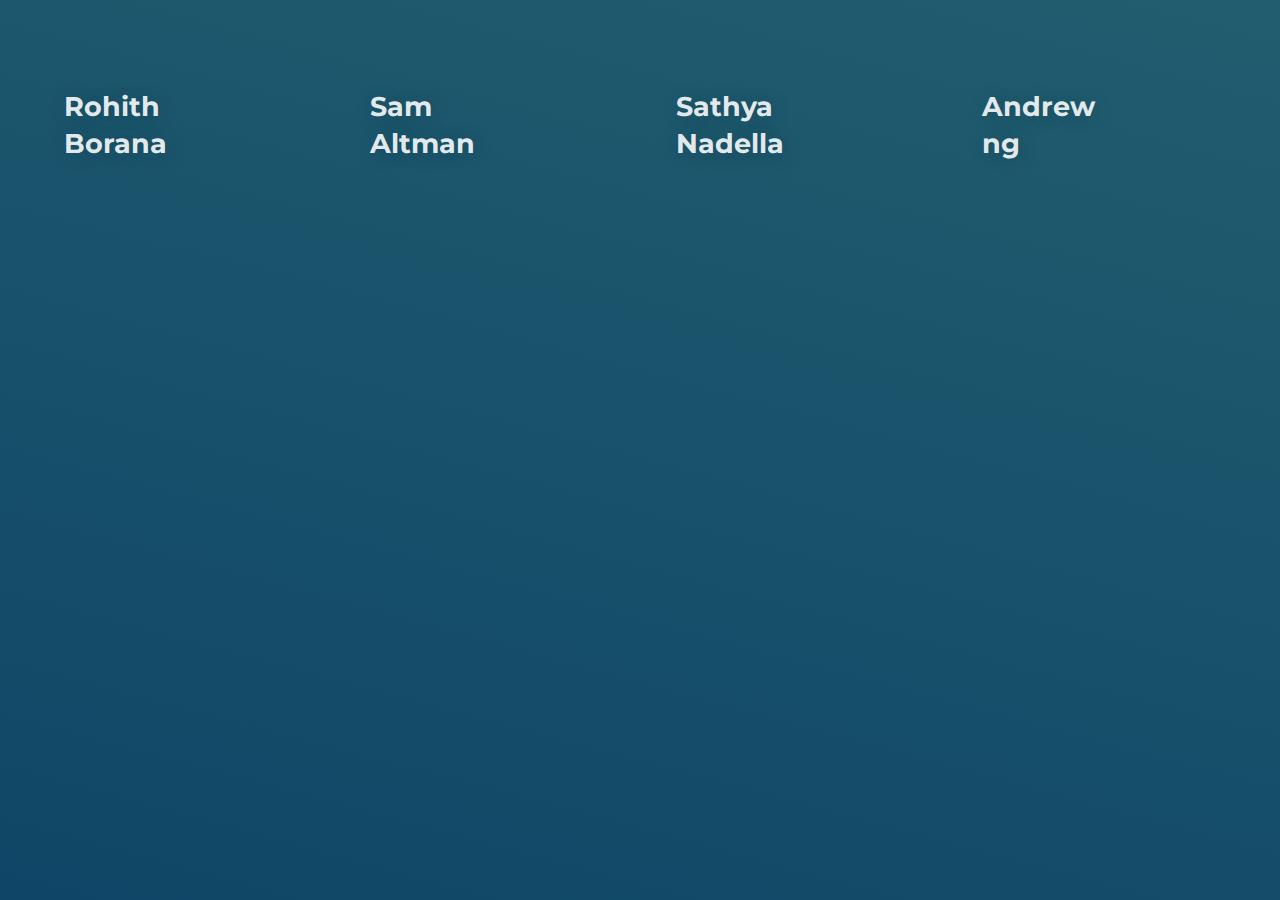
<file: coord.html>
<!DOCTYPE html>
<html lang="en">
<head>
  <meta charset="UTF-8">
  <meta name="viewport" content="width=device-width, initial-scale=1.0">
  <link href="https://fonts.googleapis.com/css?family=Montserrat:400,700" rel="stylesheet">
  <link rel="stylesheet" href="coord.css">
  <title>chapter coordinators</title>
</head>
<body>

<section class="hero-section">
  <div class="card-grid">
    <a class="card" href="#">
      <div class="card__background" style="background-image:url(https://media.licdn.com/dms/image/D5603AQGOhv6_MisgVQ/profile-displayphoto-shrink_400_400/0/1683656050698?e=1712793600&v=beta&t=XFov41sEhCjDzx9CnnvbQZXRy1w3QqycucoFOXFI7WU)"></div>
      <div class="card__content">
       
        <h3 class="card__heading">Rohith Borana</h3>
        
      </div>
    </a>
    <a class="card" href="#">
      <div class="card__background" style="background-image: url(https://executivedigest.sapo.pt/wp-content/uploads/2021/06/60db39cf3436b.jpg)"></div>
      <div class="card__content">
        
        <h3 class="card__heading">Sam Altman</h3>
      </div>
    </a>
    <a class="card" href="#">
      <div class="card__background" style="background-image: url(https://media.wired.com/photos/5cd03fc84ef5ad318eea3885/master/w_2560%2Cc_limit/microsoft-3590.jpg)"></div>
      <div class="card__content">
       
        <h3 class="card__heading">Sathya Nadella</h3>
      </div>
    </a>
    <a class="card" href="#">
      <div class="card__background" style="background-image: url(https://bosch-connected-world.com/wp-content/uploads/Ng_Andrew-1100x630.png)"></div>
      <div class="card__content">
        
        <h3 class="card__heading">Andrew ng</h3>
      </div>
    </a>
  </div>
</section>

</body>
</html>
</file>
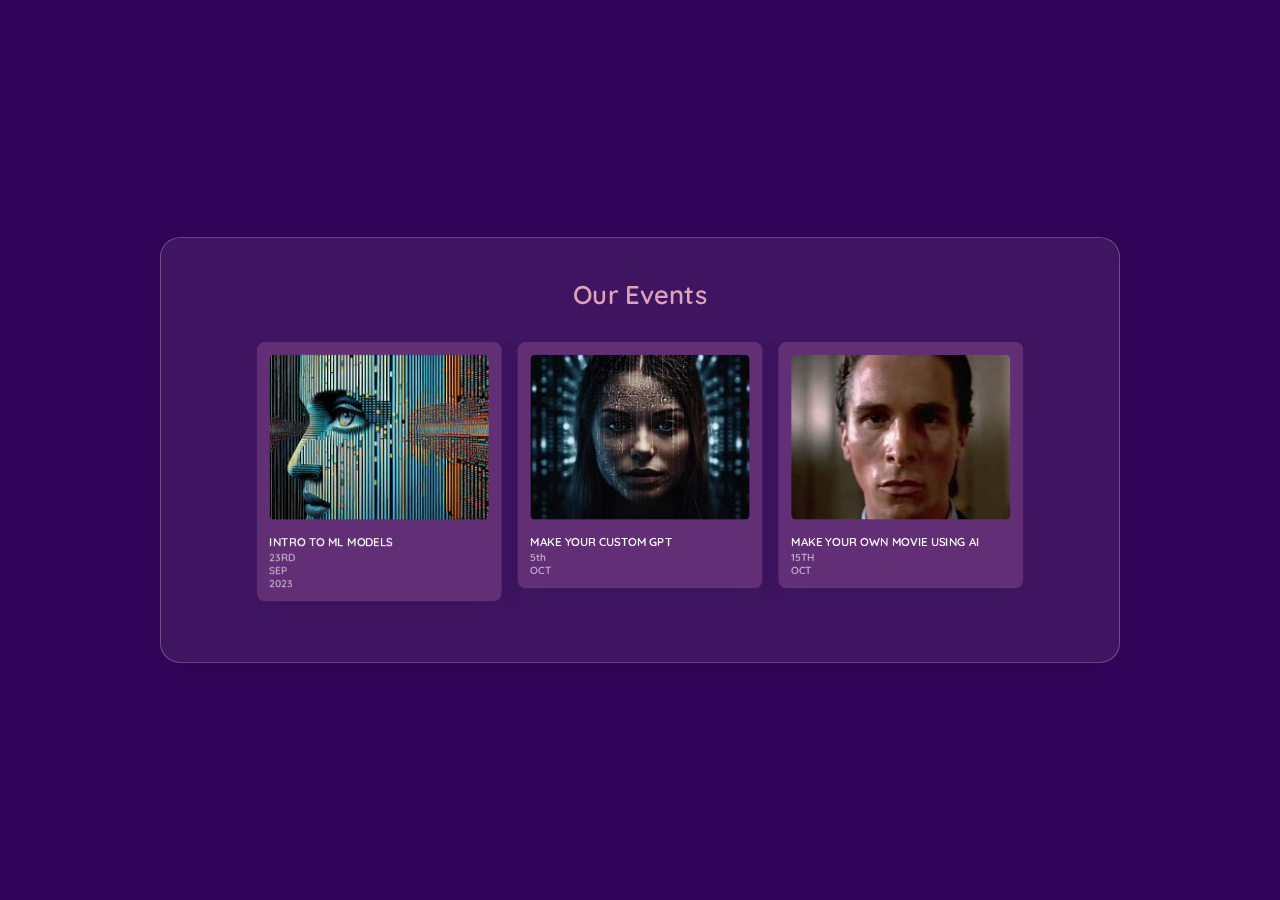
<file: eventdisp.html>
<!DOCTYPE html>
<html lang="en">
<head>
    <meta name="viewport" content="width=device-width, initial-scale=1.0">
    <title>eventdisp</title>
    <link rel="stylesheet" href="eventdisp.css">
    <link rel="stylesheet" href="https://unpkg.com/swiper/swiper-bundle.min.css" />
</head>
<body>
    <section>
      <div class="recipe-container">
        <h1>Our Events</h1>
        <div class="swiper">
          <div class="swiper-wrapper">
            <div class="swiper-slide post">
              <img
                class="post-img"
                src="event1.jpg"
                alt="recipe" />

              <div class="post-body">
                
                <div class="post-detail">
                  <h2 class="post-name">INTRO TO ML MODELS</h2>
                  <p class="post-author">23RD SEP 2023</p>
                </div>

                <div class="post-actions">
                  <a class="post-like" href="javascript:void(0)"
                    ><i class="fas fa-heart"></i
                  ></a>
                  <button
                    class="post-actions-controller"
                    data-target="post1"
                    aria-controls="post-actions-content"
                    aria-expanded="false">
                    <i class="fa-solid fa-ellipsis fa-2xl"></i>
                  </button>
                  <div
                    class="post-actions-content"
                    id="post1"
                    data-visible="false"
                    aria-hidden="true">
                    <ul role="list" class="grid-flow" data-spacing="small">
                      <li>
                        <a class="post-actions-link" href="javascript:void(0)">
                          <i class="fa-solid fa-folder-open"></i>
                          <span>Add to Collection</span>
                        </a>
                      </li>
                      <li>
                        <a class="post-actions-link" href="javascript:void(0)">
                          <i class="fa-solid fa-eye"></i>
                          <span>Show the Recipe</span>
                        </a>
                      </li>
                      <li>
                        <a class="post-actions-link" href="javascript:void(0)">
                          <i class="fa-solid fa-user-plus"></i>
                          <span>Follow the User</span>
                        </a>
                      </li>
                    </ul>
                  </div>
                </div>
              </div>
            </div>

            <div class="swiper-slide post">
              <img class="post-img" src="event2.jpg" alt="recipe" />

              <div class="post-body">
                <div class="post-detail">
                  <h2 class="post-name">MAKE YOUR CUSTOM GPT</h2>
                  <p class="post-author">5th OCT</p>
                </div>

                <div class="post-actions">
                  <a class="post-like" href="javascript:void(0)"
                    ><i class="fas fa-heart"></i
                  ></a>
                  <button
                    class="post-actions-controller"
                    data-target="post2"
                    aria-controls="post-actions-content"
                    aria-expanded="false">
                    <i class="fa-solid fa-ellipsis fa-2xl"></i>
                  </button>
                  <div
                    class="post-actions-content"
                    id="post2"
                    data-visible="false"
                    aria-hidden="true">
                    <ul role="list" class="grid-flow" data-spacing="small">
                      <li>
                        <a class="post-actions-link" href="javascript:void(0)">
                          <i class="fa-solid fa-folder-open"></i>
                          <span>Add to Collection</span>
                        </a>
                      </li>
                      <li>
                        <a class="post-actions-link" href="javascript:void(0)">
                          <i class="fa-solid fa-eye"></i>
                          <span>Show the Recipe</span>
                        </a>
                      </li>
                      <li>
                        <a class="post-actions-link" href="javascript:void(0)">
                          <i class="fa-solid fa-user-plus"></i>
                          <span>Follow the User</span>
                        </a>
                      </li>
                    </ul>
                  </div>
                </div>
              </div>
            </div>

            <div class="swiper-slide post">
              <img class="post-img" src="event3.jpg" alt="recipe" />

              <div class="post-body">
                <div class="post-detail">
                  <h2 class="post-name">MAKE YOUR OWN MOVIE USING AI</h2>
                  <p class="post-author">15TH OCT</p>
                </div>

                <div class="post-actions">
                  <a class="post-like" href="javascript:void(0)"
                    ><i class="fas fa-heart"></i
                  ></a>
                  <button
                    class="post-actions-controller"
                    data-target="post3"
                    aria-controls="post-actions-content"
                    aria-expanded="false">
                    <i class="fa-solid fa-ellipsis fa-2xl"></i>
                  </button>
                  <div
                    class="post-actions-content"
                    id="post3"
                    data-visible="false"
                    aria-hidden="true">
                    <ul role="list" class="grid-flow" data-spacing="small">
                      <li>
                        <a class="post-actions-link" href="javascript:void(0)">
                          <i class="fa-solid fa-folder-open"></i>
                          <span>Add to Collection</span>
                        </a>
                      </li>
                      <li>
                        <a class="post-actions-link" href="javascript:void(0)">
                          <i class="fa-solid fa-eye"></i>
                          <span>Show the Recipe</span>
                        </a>
                      </li>
                      <li>
                        <a class="post-actions-link" href="javascript:void(0)">
                          <i class="fa-solid fa-user-plus"></i>
                          <span>Follow the User</span>
                        </a>
                      </li>
                    </ul>
                  </div>
                </div>
              </div>
            </div>

            <div class="swiper-slide post">
              <img
                class="post-img"
                src="event4.jpg"
                alt="recipe" />

              <div class="post-body">
                
                <div class="post-detail">
                  <h2 class="post-name">AI ETHICS AND BIAS IN ML</h2>
                  <p class="post-author">28th SEP</p>
                </div>

                <div class="post-actions">
                  <a class="post-like" href="javascript:void(0)"
                    ><i class="fas fa-heart"></i
                  ></a>
                  <button
                    class="post-actions-controller"
                    data-target="post4"
                    aria-controls="post-actions-content"
                    aria-expanded="false">
                    <i class="fa-solid fa-ellipsis fa-2xl"></i>
                  </button>
                  <div
                    class="post-actions-content"
                    id="post4"
                    data-visible="false"
                    aria-hidden="true">
                    <ul role="list" class="grid-flow" data-spacing="small">
                      <li>
                        <a class="post-actions-link" href="javascript:void(0)">
                          <i class="fa-solid fa-folder-open"></i>
                          <span>Add to Collection</span>
                        </a>
                      </li>
                      <li>
                        <a class="post-actions-link" href="javascript:void(0)">
                          <i class="fa-solid fa-eye"></i>
                          <span>Show the Recipe</span>
                        </a>
                      </li>
                      <li>
                        <a class="post-actions-link" href="javascript:void(0)">
                          <i class="fa-solid fa-user-plus"></i>
                          <span>Follow the User</span>
                        </a>
                      </li>
                    </ul>
                  </div>
                </div>
              </div>
            </div>

            <div class="swiper-slide post">
              <img class="post-img" src="event5..jpg" alt="recipe" />

              <div class="post-body">
              
                <div class="post-detail">
                  <h2 class="post-name">TENSORFLOW 101</h2>
                  <p class="post-author">3RD NOV</p>
                </div>

                <div class="post-actions">
                  <a class="post-like" href="javascript:void(0)"
                    ><i class="fas fa-heart"></i
                  ></a>
                  <button
                    class="post-actions-controller"
                    data-target="post5"
                    aria-controls="post-actions-content"
                    aria-expanded="false">
                    <i class="fa-solid fa-ellipsis fa-2xl"></i>
                  </button>
                  <div
                    class="post-actions-content"
                    id="post5"
                    data-visible="false"
                    aria-hidden="true">
                    <ul role="list" class="grid-flow" data-spacing="small">
                      <li>
                        <a class="post-actions-link" href="javascript:void(0)">
                          <i class="fa-solid fa-folder-open"></i>
                          <span>Add to Collection</span>
                        </a>
                      </li>
                      <li>
                        <a class="post-actions-link" href="javascript:void(0)">
                          <i class="fa-solid fa-eye"></i>
                          <span>Show the Recipe</span>
                        </a>
                      </li>
                      <li>
                        <a class="post-actions-link" href="javascript:void(0)">
                          <i class="fa-solid fa-user-plus"></i>
                          <span>Follow the User</span>
                        </a>
                      </li>
                    </ul>
                  </div>
                </div>
              </div>
            </div>

            
<button class="learn-more-button" onclick="redirectToEvents()">Learn More</button>

      </div>
    </section>
    <script>
        function redirectToEvents() {
          window.open('events.html', '_blank');
        }
      </script>
    
  </body>
  <script src="https://unpkg.com/swiper/swiper-bundle.min.js"></script>
  <script src="eventdisp.js"></script>
</html>
</file>
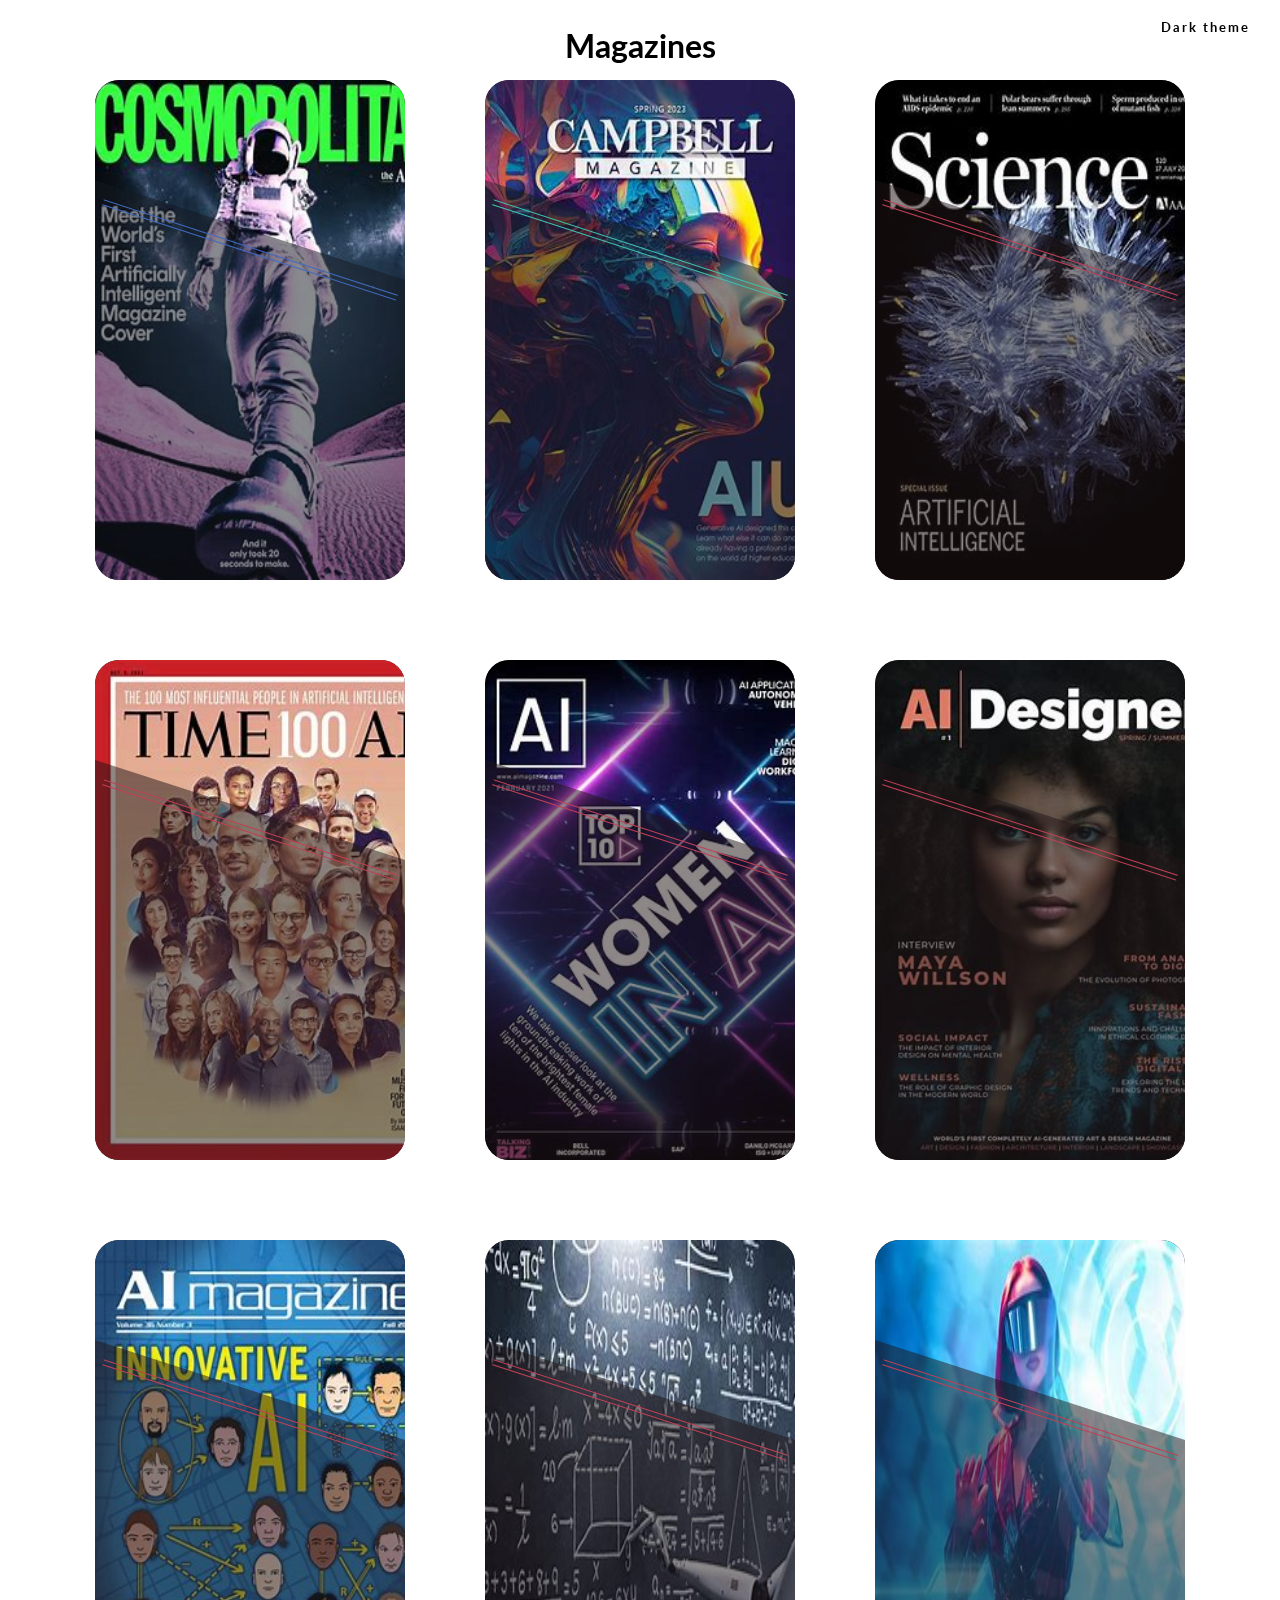
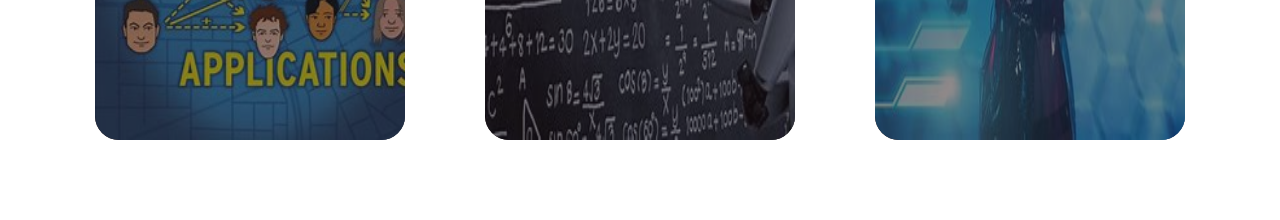
<file: magazine.html>
<!DOCTYPE html>
<html lang="en">
<head>
  
    <meta charset="UTF-8">
    <meta name="viewport" content="width=device-width, initial-scale=1.0">
    <title>AIHUB</title>
   
    <style>
       .container {
      position: fixed;
      top: 10px;
      right: 10px;
    }
    h1 {
    position: fixed;
    top: 5%;
    left: 50%;
    transform: translate(-50%, -50%);
    margin: 0;
}


    
    
        
    </style>
     
     <script src="magazine.js" defer></script>
     <link rel="stylesheet" href="magazine.css">
</head> 
<body>
    <h1>Magazines</h1>
    
  
  <div class="container">
  <button  onclick="toggleMode()
  " >Dark theme</button>
  </div>

  
  

    <!-- flip-card-container 1 -->
    <div class="flip-card-container" style="--hue: 220">
        <div class="flip-card">
            <div class="card-front">
                <figure>
                    <div class="img-bg"></div>
                    <img src="mag1.jpeg" alt="Magazine1_name" height="500" width="350">
                   <!-- <figcaption>Magazine1_name</figcaption> -->
                </figure>
                <ul><!--
                    <li>Detail 1</li>
                    <li>Detail 2</li>
                -->
                </ul>
            </div>
            <div class="card-back">
                <figure>
                    <div class="img-bg"></div>
                    <img src="mag1.jpeg" alt="Magazine1_name" height="500" width="350">
                </figure>
                <a href="./Magzine1.pdf" download class="download-btn" id="download-btn">
                  <button>
                    <div>
                      <span>Download</span>
                    </div>
                  </button>
                </a> 
                
                <div class="design-container">
                    <span class="design design--1"></span>
                    <span class="design design--2"></span>
                    <span class="design design--3"></span>
                    <span class="design design--4"></span>
                    <span class="design design--5"></span>
                    <span class="design design--6"></span>
                    <span class="design design--7"></span>
                    <span class="design design--8"></span>
                </div>
            </div>
        </div>
    </div>
    <!-- /flip-card-container 1 -->

    <!-- flip-card-container 2 -->
    <div class="flip-card-container" style="--hue: 170">
        <div class="flip-card">
            <div class="card-front">
                <figure>
                    <div class="img-bg"></div>
                    <img src="mag2.jpeg" alt="Image 2" height="500" width="350">
                   
                </figure>
                
            </div>
            <div class="card-back">
                <figure>
                    <div class="img-bg"></div>
                    <img src="mag2.jpeg" alt="image-2" height="500" width="350">
                </figure>
                <a href="./magazine2.pdf" download class="download-btn" id="download-btn">
                  <button>
                    <div>
                      <span>Download</span>
                    </div>
                  </button>
                </a> 
                <div class="design-container">
                    <span class="design design--1"></span>
                    <span class="design design--2"></span>
                    <span class="design design--3"></span>
                    <span class="design design--4"></span>
                    <span class="design design--5"></span>
                    <span class="design design--6"></span>
                    <span class="design design--7"></span>
                    <span class="design design--8"></span>
                </div>
            </div>
        </div>
    </div>
    <!-- /flip-card-container 2 -->

    <!-- flip-card-container 3 -->
    <div class="flip-card-container" style="--hue: 350">
        <div class="flip-card">
            <div class="card-front">
                <figure>
                    <div class="img-bg"></div>
                    <img src="mag3.jpeg" alt="Brohm Lake" height="500" width="350">
                    
                </figure>
                
            </div>
            <div class="card-back">
                
                <figure>
                    <div class="img-bg"></div>
                    <img src="mag3.jpeg" alt="Brohm Lake" height="500" width="350">
                </figure>
                <a href="./magazine3.pdf" download class="download-btn" id="download-btn">
                  <button>
                    <div>
                      <span>Download</span>
                    </div>
                  </button>
                </a> 
                
                <div class="design-container">
                    <span class="design design--1"></span>
                    <span class="design design--2"></span>
                    <span class="design design--3"></span>
                    <span class="design design--4"></span>
                    <span class="design design--5"></span>
                    <span class="design design--6"></span>
                    <span class="design design--7"></span>
                    <span class="design design--8"></span>
                </div>
            </div>
        </div>
    </div>
    <!-- flip-card-container 3 -->

    <!-- flip-card-container 4 -->
    <div class="flip-card-container" style="--hue: 350">
      <div class="flip-card">
          <div class="card-front">
              <figure>
                  <div class="img-bg"></div>
                  <img src="mag4.jpeg"Brohm Lake" height="500" width="350">
                  
              </figure>
              
          </div>
          <div class="card-back">
             
              <figure>
                  <div class="img-bg"></div>
                  <img src="mag4.jpeg" alt="Brohm Lake" height="500" width="350">
              </figure>
              <a href="./Magazine4.pdf" download class="download-btn" id="download-btn">
                <button>
                  <div>
                    <span>Download</span>
                  </div>
                </button>
              </a> 
              
              <div class="design-container">
                  <span class="design design--1"></span>
                  <span class="design design--2"></span>
                  <span class="design design--3"></span>
                  <span class="design design--4"></span>
                  <span class="design design--5"></span>
                  <span class="design design--6"></span>
                  <span class="design design--7"></span>
                  <span class="design design--8"></span>
              </div>
          </div>
      </div>
  </div>
  <!-- flip-card-container 4 -->

  <!-- flip-card-container 5 -->
  <div class="flip-card-container" style="--hue: 350">
    <div class="flip-card">
        <div class="card-front">
            <figure>
                <div class="img-bg"></div>
                <img src="mag5.jpeg" alt="Brohm Lake" height="500" width="350">
                
            </figure>
            
        </div>
        <div class="card-back">
            
            <figure>
                <div class="img-bg"></div>
                <img src="mag5.jpeg" alt="Brohm Lake" height="500" width="350">
            </figure>
            <a href="./Magazine5.pdf" download class="download-btn" id="download-btn">
              <button>
                <div>
                  <span>Download</span>
                </div>
              </button>
            </a> 
            
            <div class="design-container">
                <span class="design design--1"></span>
                <span class="design design--2"></span>
                <span class="design design--3"></span>
                <span class="design design--4"></span>
                <span class="design design--5"></span>
                <span class="design design--6"></span>
                <span class="design design--7"></span>
                <span class="design design--8"></span>
            </div>
        </div>
    </div>
</div>
<!-- flip-card-container 5 -->

<!-- flip-card-container 6 -->
<div class="flip-card-container" style="--hue: 350">
  <div class="flip-card">
      <div class="card-front">
          <figure>
              <div class="img-bg"></div>
              <img src="mag6.jpeg" alt="Brohm Lake" height="500" width="350">
              
          </figure>
          
      </div>
      <div class="card-back">
          
          <figure>
              <div class="img-bg"></div>
              <img src="mag6.jpeg" alt="Brohm Lake" height="500" width="350">
          </figure>
          <a href="./Magazine6.pdf" download class="download-btn" id="download-btn">
            <button>
              <div>
                <span>Download</span>
              </div>
            </button>
          </a> 
          
          <div class="design-container">
              <span class="design design--1"></span>
              <span class="design design--2"></span>
              <span class="design design--3"></span>
              <span class="design design--4"></span>
              <span class="design design--5"></span>
              <span class="design design--6"></span>
              <span class="design design--7"></span>
              <span class="design design--8"></span>
          </div>
      </div>
  </div>
</div>

<!-- flip-card-container 7 -->
<div class="flip-card-container" style="--hue: 350">
  <div class="flip-card">
      <div class="card-front">
          <figure>
              <div class="img-bg"></div>
              <img src="mag7.jpeg" alt="Brohm Lake" height="500" width="350">
              
          </figure>
          
      </div>
      <div class="card-back">
          
          <figure>
              <div class="img-bg"></div>
              <img src="mag7.jpeg" alt="Brohm Lake" height="500" width="350">
          </figure>
          <button>Download</button>
          
          <div class="design-container">
              <span class="design design--1"></span>
              <span class="design design--2"></span>
              <span class="design design--3"></span>
              <span class="design design--4"></span>
              <span class="design design--5"></span>
              <span class="design design--6"></span>
              <span class="design design--7"></span>
              <span class="design design--8"></span>
          </div>
      </div>
  </div>
</div>

<!-- flip-card-container 8 -->
<div class="flip-card-container" style="--hue: 350">
  <div class="flip-card">
      <div class="card-front">
          <figure>
              <div class="img-bg"></div>
              <img src="mag8.jpeg" alt="Brohm Lake" height="500" width="350">
            
          </figure>
          
      </div>
      <div class="card-back">
          
          <figure>
              <div class="img-bg"></div>
              <img src="mag8.jpeg" alt="Brohm Lake" height="500" width="350">
          </figure>
          <button>Download</button>
          
          <div class="design-container">
              <span class="design design--1"></span>
              <span class="design design--2"></span>
              <span class="design design--3"></span>
              <span class="design design--4"></span>
              <span class="design design--5"></span>
              <span class="design design--6"></span>
              <span class="design design--7"></span>
              <span class="design design--8"></span>
          </div>
      </div>
  </div>
</div>

<!-- flip-card-container 9 -->
<div class="flip-card-container" style="--hue: 350">
  <div class="flip-card">
      <div class="card-front">
          <figure>
              <div class="img-bg"></div>
              <img src="mag9.jpeg" alt="Brohm Lake" height="500" width="350">
              
          </figure>
          
      </div>
      <div class="card-back">
          
          <figure>
              <div class="img-bg"></div>
              <img src="mag9.jpeg" alt="Brohm Lake" height="500" width="350">
          </figure>
          <button>Download</button>
          
          <div class="design-container">
              <span class="design design--1"></span>
              <span class="design design--2"></span>
              <span class="design design--3"></span>
              <span class="design design--4"></span>
              <span class="design design--5"></span>
              <span class="design design--6"></span>
              <span class="design design--7"></span>
              <span class="design design--8"></span>
          </div>
      </div>
  </div>
</div>
    

    
</body>
</html>
</file>
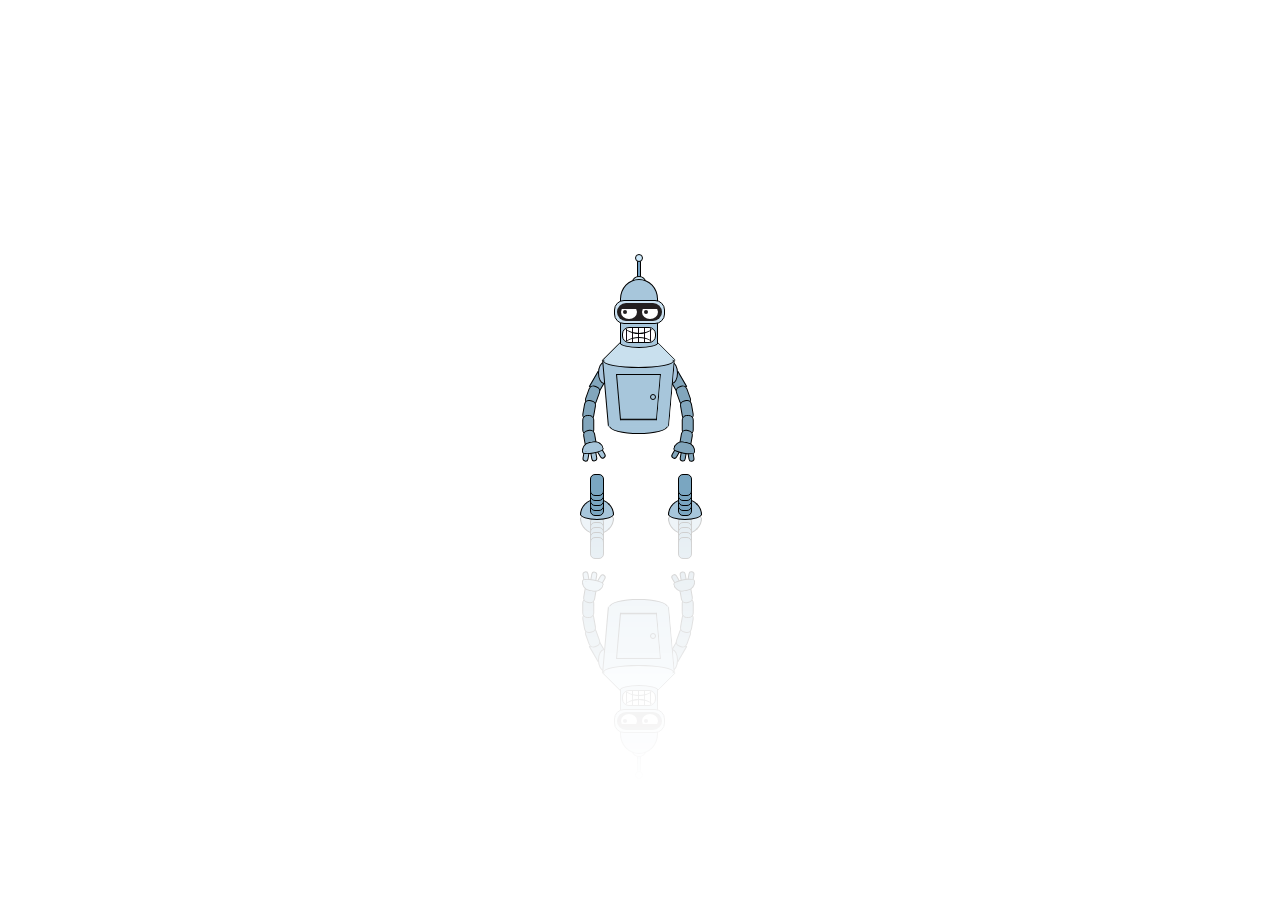
<file: robot.html>
<!DOCTYPE html>
<html lang="en">
<head>
    <meta name="viewport" content="width=device-width, initial-scale=1.0">
    <title>robot</title>
    <link rel="stylesheet" href="robot.css">
    

</head>
<body>
  
  <div id="page">
    <div id="container">
      
        <div id="foot" class="left">
            <div id="f1"></div>
            <div id="f2"></div>            
            
              
            <div id="leg1" class="first">
                <div id="leg1" class="next1">
                    <div id="leg1" class="next1">
                        <div id="leg1" class="next1">
                            <div id="leg1" class="next1"></div>
                          </div>
                      </div>
                  </div>
              </div>
          </div>
          
        <div id="foot" class="right">
            <div id="f1"></div>
            <div id="f2"></div>         
                    
            <div id="leg2" class="first">
                <div id="leg2" class="next2">
                    <div id="leg2" class="next2">
                        <div id="leg2" class="next2">
                            <div id="leg2" class="next2"></div>
                          </div>
                      </div>
                  </div>
              </div>        
          </div> 
          
          
          <div id="body">
            <div id="b1"></div>
              <div id="b2"></div>
              <div id="b3"></div>
              <div id="head">
                <div id="h1"></div>
                <div id="h2"></div>
                  <div id="h3"></div>
                  <div id="h4"></div>
                  <div id="h5"><span></span></div>
                  <div id="eyes">
                    <div id="e">
                        <div id="e1">
                            <div id="eye"></div>
                              <span></span>
                          </div>
                          <div id="e2">
                            <div id="eye"></div>
                              <span></span>
                          </div>
                      </div>
                  </div>
                  <div id="mouth">
                    <span></span>
                      <span></span>
                      <span></span>
                      <span></span>
                      <span></span>
                      <div id="m1"></div>
                      <div id="m2"></div>
                  </div>              
              </div>
              
              <div id="b4"></div>
              <div id="b5">
                <div id="b51">
                    <div id="b51">
                        <div id="b51">
                            <div id="b51">
                                <div id="ab">
                                    <div id="a1"></div>
                                      <div id="a2"></div>
                                      <div id="a3" class="a31"></div>
                                      <div id="a3" class="a32"></div>
                                      <div id="a3" class="a33"></div>
                                  </div>
                              </div>
                          </div>
                      </div>
                  </div>
              </div>
              <div id="b6"></div>
         <div id="b7">
                <div id="b71">
                    <div id="b71">
                        <div id="b71">
                            <div id="b71">
                                <div id="ac">
                                    <div id="a1"></div>
                                      <div id="a2"></div>
                                      <div id="a3" class="a31"></div>
                                      <div id="a3" class="a32"></div>
                                      <div id="a3" class="a33"></div>
                                  </div>
                              </div>
                          </div>
                      </div>
                  </div>
              </div>
              <div id="b8">
                <span></span>
              </div>
              <div id="b9"></div>        
          </div>
      </div>
  </div>
 
</body>
<script src="robot.js"></script>


</html>
</file>
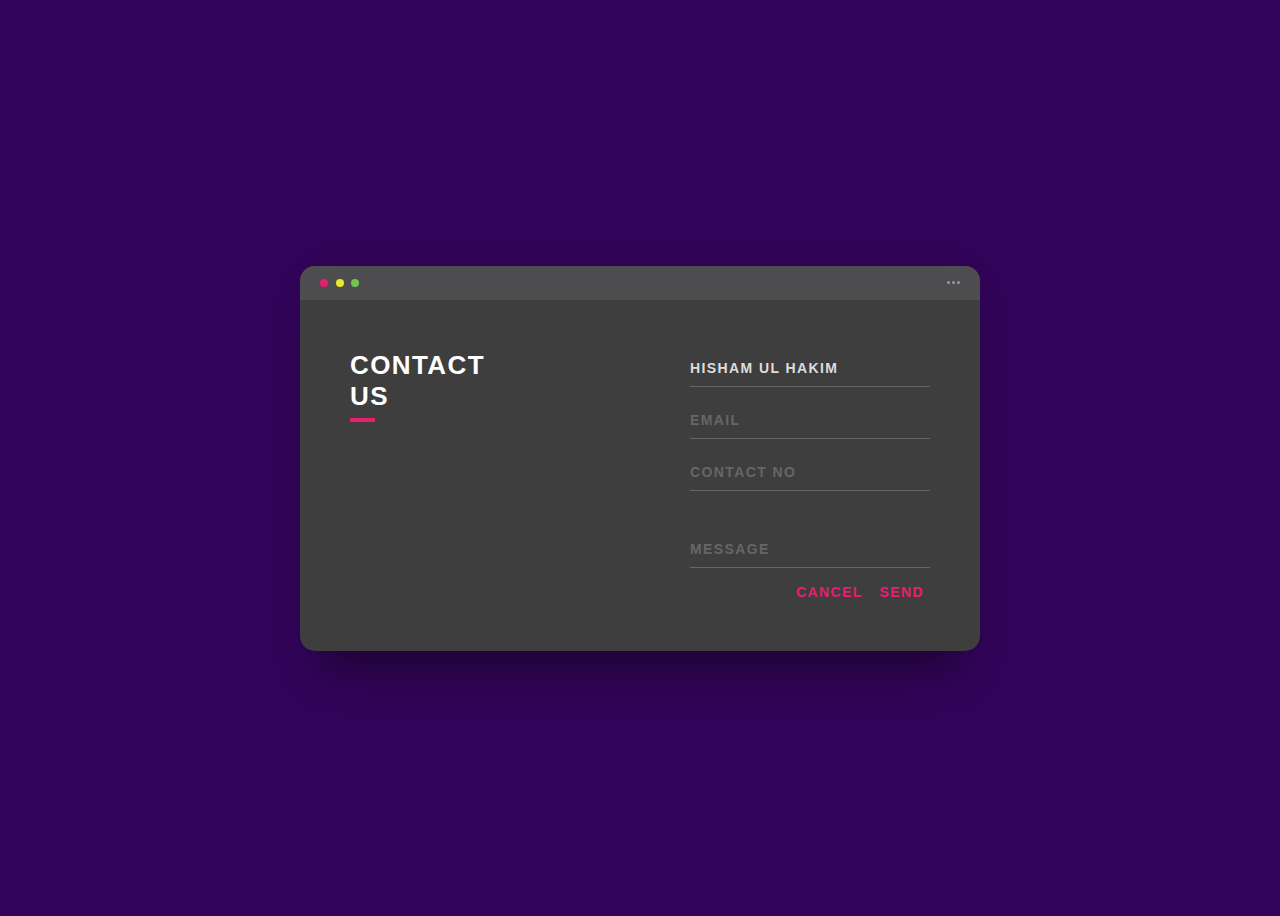
<file: test.html>
<!DOCTYPE html>
<html lang="en">
<head>
  <meta charset="UTF-8">
  <meta name="viewport" content="width=device-width, initial-scale=1.0">
  <link rel="stylesheet" href="test.css">
 
</head>
<body>
  <div class="background">
    <div class="container">
      <div class="screen">
        <div class="screen-header">
          <div class="screen-header-left">
            <div class="screen-header-button close"></div>
            <div class="screen-header-button maximize"></div>
            <div class="screen-header-button minimize"></div>
          </div>
          <div class="screen-header-right">
            <div class="screen-header-ellipsis"></div>
            <div class="screen-header-ellipsis"></div>
            <div class="screen-header-ellipsis"></div>
          </div>
        </div>
        <div class="screen-body">
          <div class="screen-body-item left">
            <div class="app-title">
              <span>CONTACT</span>
              <span>US</span>
            </div>
            
          </div>
          <div class="screen-body-item">
            <div class="app-form">
              <div class="app-form-group">
                <input class="app-form-control" placeholder="NAME" value="Hisham Ul Hakim">
              </div>
              <div class="app-form-group">
                <input class="app-form-control" placeholder="EMAIL">
              </div>
              <div class="app-form-group">
                <input class="app-form-control" placeholder="CONTACT NO">
              </div>
              <div class="app-form-group message">
                <input class="app-form-control" placeholder="MESSAGE">
              </div>
              <div class="app-form-group buttons">
                <button class="app-form-button">CANCEL</button>
                <button class="app-form-button">SEND</button>
              </div>
            </div>
          </div>
        </div>
      </div>
    </div>
  </div>
</body>
</html>
</file>
<file: coord.css>
:root{
    --background-dark: #2d3548;
    --text-light: rgba(255,255,255,0.6);
    --text-lighter: rgba(255,255,255,0.9);
    --spacing-s: 8px;
    --spacing-m: 16px;
    --spacing-l: 24px;
    --spacing-xl: 32px;
    --spacing-xxl: 64px;
    --width-container: 1200px;
  }
  
  *{
    border: 0;
    margin: 0;
    padding: 0;
    box-sizing: border-box;
  }
  
  html{
    height: 100%;
    font-family: 'Montserrat', sans-serif;
    font-size: 14px;
  }
  
  body{
    height: 100%;
  }
  
  .hero-section{
    align-items: flex-start;
    background-image: linear-gradient(15deg, #0f4667 0%, #2a6973 150%);
    display: flex;
    min-height: 100%;
    justify-content: center;
    padding: var(--spacing-xxl) var(--spacing-l);
  }
  
  .card-grid{
    display: grid;
    grid-template-columns: repeat(1, 1fr);
    grid-column-gap: var(--spacing-l);
    grid-row-gap: var(--spacing-l);
    max-width: var(--width-container);
    width: 100%;
  }
  
  @media(min-width: 540px){
    .card-grid{
      grid-template-columns: repeat(2, 1fr); 
    }
  }
  
  @media(min-width: 960px){
    .card-grid{
      grid-template-columns: repeat(4, 1fr); 
    }
  }
  
  .card{
    list-style: none;
    position: relative;
  }
  
  .card:before{
    content: '';
    display: block;
    padding-bottom: 150%;
    width: 100%;
  }
  
  .card__background{
    background-size: cover;
    background-position: center;
    border-radius: var(--spacing-l);
    bottom: 0;
    filter: brightness(0.75) saturate(1.2) contrast(0.85);
    left: 0;
    position: absolute;
    right: 0;
    top: 0;
    transform-origin: center;
    trsnsform: scale(1) translateZ(0);
    transition: 
      filter 200ms linear,
      transform 200ms linear;
  }
  
  .card:hover .card__background{
    transform: scale(1.05) translateZ(0);
  }
  
  .card-grid:hover > .card:not(:hover) .card__background{
    filter: brightness(0.5) saturate(0) contrast(1.2) blur(20px);
  }
  
  .card__content{
    left: 0;
    padding: var(--spacing-l);
    position: absolute;
    top: 0;
  }
  
  .card__category{
    color: var(--text-light);
    font-size: 0.9rem;
    margin-bottom: var(--spacing-s);
    text-transform: uppercase;
  }
  
  .card__heading{
    color: var(--text-lighter);
    font-size: 1.9rem;
    text-shadow: 2px 2px 20px rgba(0,0,0,0.2);
    line-height: 1.4;
    word-spacing: 100vw;
  }
</file>
<file: eventdisp.css>
@import url("https://fonts.googleapis.com/css2?family=Quicksand:wght@300;400;500;600&family=Roboto:wght@500;700&display=swap");

:root {
  --clr-text: hsl(0, 0%, 100%);
}

* {
  box-sizing: border-box;
  padding: 0;
  margin: 0;
  font-family: "Quicksand", sans-serif;
}

body {
  display: flex;
  justify-content: center;
  align-items: center;
  background: linear-gradient( 99.9deg,  rgba(50,4,89,1) 84.8% );
  min-height: 100vh;
}

section {
  display: flex;
  flex-direction: column;
  justify-content: center;
  align-items: center;
  width: 100%;
  
}

.recipe-container {
    background: rgba(189, 181, 181, 0.1);
    box-shadow: 0 4px 30px rgba(0, 0, 0, 0.1);
    backdrop-filter: blur(20px);
    -webkit-backdrop-filter: blur(20px);
    border: 1px solid rgba(255, 255, 255, 0.3);
    border-radius: 25px;
    padding: 30px 0;
    width: min(1200px, 100%);
    transform: scale(0.8); /* Adjust the scale factor as needed */
  }

.recipe-container > h1 {
  font-size: 2rem;
  font-weight: 600;
  text-align: center;
  color: #dda3b6;
  margin: 20px 0 40px;
}

.swiper {
  width: 80%;
  height: 100%;
  margin-bottom: 30px;
}

.swiper-scrollbar {
  --swiper-scrollbar-bottom: 0;
  --swiper-scrollbar-drag-bg-color: #dda3b6;
  --swiper-scrollbar-size: 5px;
}

/* Set button colors */
.learn-more-button {
    --color: #b3b9b7;
    --hover: #6953b9;
  }
  
  /* Button styling */
  button.learn-more-button {
    color: var(--color);
    transition: 0.25s;
    background: none;
    border: 2px solid;
    font: inherit;
    line-height: 1;
    margin: 0.5em;
    padding: 1em 2em;
    margin-left: 45%;
  }
  
  /* Button hover and focus styles */
  button.learn-more-button:hover,
  button.learn-more-button:focus {
    border-color: var(--hover);
    color: #fff;
  }
  
  /* Learn More button box-shadow styles */
  button.learn-more-button {
    box-shadow: 
      0.3em 0.3em 0 0 var(--color),
      inset 0.3em 0.3em 0 0 var(--color);
  }
  
  button.learn-more-button:hover,
  button.learn-more-button:focus {
    box-shadow: 
      0 0 0 0 var(--hover),
      inset 6em 3.5em 0 0 var(--hover);
  }
  



.post {
  max-width: 400px;
  font-size: 1rem;
  font-weight: 500;
  color: var(--clr-text);
  background: rgba(236, 149, 200, 0.2);
  box-shadow: 0 4px 30px rgba(0, 0, 0, 0.1);
  border-radius: 10px;
  padding: 16px 16px 0;
  margin-bottom: 16px;
}

.post-img {
  width: 100%;
  max-width: 400px;
  object-fit: cover;
  overflow: hidden;
  aspect-ratio: 4/3;
  border-radius: 6px;
  user-select: none;
  pointer-events: none;
}

.post-body {
  display: grid;
  grid-template-columns: 15% 60% 20%;
  align-items: center;
  gap: 8px;
  padding: 15px 0;
  cursor: default;
}

.post-name {
    font-size: 0.9rem;
    font-weight: 600;
    margin-bottom: 2px;
    overflow: none;
    text-overflow: ellipsis;
    white-space: nowrap; /* Add this line to display the text in a single line */
  }
  

.post-author {
  width: fit-content;
  font-size: 0.8rem;
  font-weight: 600;
  opacity: 0.6;
  color: var(--clr-text);
}

.post-avatar {
  width: 40px;
  aspect-ratio: 1/1;
  object-fit: cover;
  border-radius: 5px;
  cursor: pointer;
}

.post-actions {
  position: relative;
}

.post-actions-content {
  position: absolute;
  bottom: 130%;
  right: 0;
  padding: 8px;
  border-radius: 8px;
  background: rgba(172, 172, 172, 0.2);
  backdrop-filter: blur(10px);
  -webkit-backdrop-filter: blur(10px);
  box-shadow: 2px 2px 10px 2px hsl(0, 0%, 0%, 0.25);
  transition: opacity 0.25s, scale 0.25s;
  transform-origin: bottom right;
}

.post-actions-content[data-visible="false"] {
  pointer-events: none;
  opacity: 0;
  scale: 0;
}

.post-actions-content[data-visible="true"] {
  pointer-events: unset;
  scale: 1;
  opacity: 1;
}

.post-actions-content li {
  padding: 0.5rem 0.65rem;
  border-radius: 0.25rem;
  list-style: none;
}

.post-actions-content li:is(:hover, :focus-within) {
  background-color: rgba(50,4,89,1);
}

.post-actions-link {
  width: max-content;
  display: grid;
  grid-template-columns: 1rem 1fr;
  align-items: center;
  gap: 0.6rem;
  color: inherit;
  text-decoration: none;
  cursor: pointer;
}

.post-like {
  text-decoration: none;
  color: var(--clr-text);
  margin-right: 5px;
  font-size: 1.1rem;
  opacity: 0.65;
  border-radius: 50%;
  overflow: hidden;
  transition: all 0.35s ease;
}

.post-actions-controller {
  border: 0;
  background: none;
  color: var(--clr-text);
  cursor: pointer;
  opacity: 0.65;
}

.post-like:hover,
.post-actions-controller:hover {
  opacity: 1;
}

.post-like:focus {
  outline: none;
}

.post-like.active {
  color: rgb(255, 0, 0);
  opacity: 1;
  transform: scale(1.2);
}

/* MEDIA QUERIES */

@media (max-width: 1200px) { 
  .swiper {
      width: 80%;
    }
}

@media (max-width: 900px) {
  #recipes {
    padding: 60px 80px;
  }

  .swiper {
    width: 50%;
  }
}

@media (max-width: 765px) {
  .swiper {
    width: 70%;
  }
}

@media (max-width: 550px) {
  #recipes {
    padding: 40px 40px;
  }

  .swiper {
    width: 80%;
  }
}
</file>
<file: magazine.css>
/*

@font-face {
    font-family: "Geist Sans";
    src: url("https://assets.codepen.io/605876/GeistVF.ttf") format("truetype");
  }
  .glow {
    box-shadow: 0 0 20px 10px brown; 
}

  
  :root {
      --card-size: clamp(350px, 40vw, 450px);
      --card-ar: 2 / 1;
      --x: calc(50vw * 1);
      --y: calc((50vh - (var(--card-size) * 0.25)) * 1);
      --spotlight: 50vmin;
      --backdrop: black;
    --radius: 14;
    --border: 3;
    --backup-border: hsl(0 0% 10% / 0.2);
    --size: 200;
    --bg-spot-opacity: 0.16;
    --border-light-opacity: 1;
    --border-spot-opacity: 0.75;
  }
  
  *,
  *:after,
  *:before {
      box-sizing: border-box;
  }
  
  body {
  
      display: grid;
      place-items: center;
      min-height: 100vh;
    overflow: hidden;
      background:linear-gradient(99.9deg, rgba(27,24,31,1) 21.2%, rgba(50,4,89,1) 84.8%);

      font-family: "Geist Sans", sans-serif;
      font-weight: 80;
      color: hsl(0 0% 100%);
  }
  
  article {
    aspect-ratio: var(--card-ar);
    border-radius: calc(var(--radius) * 1px);
    display: grid;
    gap: 1rem;
    grid-template: 1fr 1fr 1fr / 1fr auto;
    padding: 2rem;
    position: relative;
    width: var(--card-size);
  }
  
  article *::selection {
    background: yellow;
  }
  
  // Article layout //
  
  article > div {
      align-content: center;
      display: grid;
      font-size: 1.5rem;
      gap: 0 3rem;
      grid-column: 1 / -1;
      grid-template: 1fr 1fr / auto 1fr;
  }
  
  article hr {
      grid-column: 1 / -1;
      mask: linear-gradient(90deg, transparent, white 15% 85%, transparent);
      width: 100%;
  }
  
  article > div span {
      font-size: 1.25rem;
      font-weight: 20;
      opacity: 0.65;
  }
  
  article svg {
      grid-row: span 2;
      width: 48px;
      color: hsl(var(--hue) calc(var(--sat, 0) * 1%) 50%);
  }
  
  article > span:first-of-type {
      font-weight: 40;
      opacity: 0.65;
  }
  article > span:last-of-type {
      font-weight: 60;
  }
  
  h2 {
      font-size: 1.5rem;
      font-weight: 80;
      margin: 0;
  }
  
  ul {
      display: flex;
      gap: 4rem;
      margin: 5;
      mask: red;
      overflow: auto;
      padding-block: 2rem;
      padding-inline: calc(50vw - (var(--card-size) * 0.5));
      scroll-snap-type: x mandatory;
      width: 100%;
  }
  
  li {
      display: grid;
      place-items: center;
      scroll-snap-align: center;
      position: relative;
  }
  
  li::after {
      --border-size: calc(var(--border) * 1px);
      content: "";
      position: absolute;
      inset: 0;
      background-image: radial-gradient(
      calc(var(--spotlight) * 0.15) calc(var(--spotlight) * 0.15) at
      calc(var(--px, 0) * 1px) calc(var(--py, 0) * 1px),
      hsl(0 0% 100% / 1), transparent
    );
    background-color: var(--backdrop, transparent);
    background-size: calc(100% + (2 * var(--border-size))) calc(100% + (2 * var(--border-size)));
    background-position: 50% 50%;
    background-attachment: fixed;
    background-color: transparent;
    
      border: var(--border-size) solid transparent;
      border-radius: calc(var(--radius) * 1px);
      mask:
      linear-gradient(transparent, transparent),
      linear-gradient(white, white);
    mask-clip: padding-box, border-box;
    mask-composite: intersect;
  }
  
  
  section {
      width: 100vw;
  }
  
  section::after,
  section::before {
      content: "";
      position: fixed;
      top: 50%;
      left: 50%;
      background: radial-gradient(hsl(var(--base, 0) 80% 50%), transparent);
      filter: blur(100px);
      width: calc(var(--card-size) * 1.5);
      aspect-ratio: 1;
      translate: -50% -50%;
      border-radius: 50%;
      opacity: 0.0875;
      pointer-events: none;
      z-index: -1;
  }
  
  section::after {
      width: calc(var(--card-size) * 0.5);
      opacity: 0.25;
      z-index: 2;
      translate: -50% -75%;
  }
  
  @supports (animation-timeline: scroll()) {
      @property --base {
          inherits: true;
          syntax: '<number>';
          initial-value: 0;
      }
      @keyframes change-accent {
          to {
              --base: 320;
          }
      }
      @property --sat {
          inherits: true;
          syntax: '<number>';
          initial-value: 0;
      }
      @keyframes saturate {
          0%, 25%, 75%, 100% {
              --sat: 0;
          }
          50% {
              --sat: 100;
          }
      }
      section {
          timeline-scope: --list;
          animation: change-accent both linear;
          animation-timeline: --list;
      }
      ul {
      scroll-timeline: --list inline;
      }
      li {
          animation: saturate both linear;
          animation-timeline: view(inline);
      }
  }
  
  /* Glow specific styles //
  [data-glow] {
    --border-size: calc(var(--border, 2) * 1px);
    --spotlight-size: calc(var(--card-size) * 1.2);
    --hue: calc(var(--base) + (var(--xp, 0) * var(--spread, 0)));
    background-image: radial-gradient(
      var(--spotlight-size) var(--spotlight-size) at
      var(--x)
      var(--y),
      hsl(var(--hue, 210) calc(var(--saturation, 100) * 1%) calc(var(--lightness, 70) * 1%) / var(--bg-spot-opacity, 0.15)), transparent
    );
    background-color: var(--backdrop, transparent);
    background-size: calc(100% + (2 * var(--border-size))) calc(100% + (2 * var(--border-size)));
    background-position: 50% 50%;
    background-attachment: fixed;
    border: var(--border-size) solid var(--backup-border);
    position: relative;
    touch-action: none;
  }
  
  [data-glow]::before,
  [data-glow]::after {
    pointer-events: none;
    content: "";
    position: absolute;
    inset: calc(var(--border-size) * -1);
    border: var(--border-size) solid transparent;
    border-radius: calc(var(--radius) * 1px);
    background-attachment: fixed;
    background-size: calc(100% + (2 * var(--border-size))) calc(100% + (2 * var(--border-size)));
    background-repeat: no-repeat;
    background-position: 50% 50%;
    mask:
      linear-gradient(transparent, transparent),
      linear-gradient(white, white);
    mask-clip: padding-box, border-box;
    mask-composite: intersect;
  }
  
  /* This is the emphasis light //
  [data-glow]::before {
    background-image: radial-gradient(
      calc(var(--spotlight-size) * 0.75) calc(var(--spotlight-size) * 0.75) at
      var(--x)
      var(--y),
      hsl(var(--hue, 210) calc(var(--saturation, 100) * 1%) calc(var(--lightness, 50) * 1%) / var(--border-spot-opacity, 1)), transparent 100%
    );
    filter: brightness(2);
  }
  /* This is the spotlight //
  [data-glow]::after {
    background-image: radial-gradient(
      calc(var(--spotlight-size) * 0.4) calc(var(--spotlight-size) * 0.4) at
      var(--x)
      var(--y),
      hsl(0 100% 100% / var(--border-light-opacity, 1)), transparent 100%
    );
  }
 
  
  button{
    position: relative;
    display: inline-block;
    margin: 15px;
    padding: 8px 15px;
    text-align: center;
    font-size: 18px;
    letter-spacing: 1px;
    text-decoration: none;
    background:  transparent;
    cursor: pointer;
    transition: ease-out 0.9s;
    border-radius: 10px;
}


button{
    --hue: calc(var(--base) + (var(--xp, 0) * var(--spread, 0)));
    color:  var(--backdrop, transparent);
    
    border: 2px solid  var(--backdrop, transparent);
    
    box-shadow: inset 0 0 0 0 var(--backdrop, transparent);
}

button:hover{
    color: white;
    box-shadow: inset 0 -100px 0 0 var(--backdrop, transparent);;
}

button:active{
    transform: scale(0.9);
}

body, html, #app {
  margin: 0;
  width: 100%;
  height: 100%;
}

#app {
  overflow: hidden;
  touch-action: pan-up;
  color: #ffffff;
  font-family: 'Montserrat', sans-serif;
  text-align: center;
  text-shadow: 0 0 5px #ffffff, 0 0 20px #000, 0 0 30px #000;
}

#app h1 {
  --fontSize: 60px;
  --lineHeight: 80px;
  width: auto;
  height: calc(2 * var(--lineHeight));
  line-height: var(--lineHeight);
  margin: calc(50vh - var(--lineHeight)) auto 0;
  font-size: var(--fontSize);
}

#app a {
  margin-top: 10px;
  display: inline-block;
  text-decoration: none;
  color: #fff;
}

#app canvas {
  display: block;
  position: fixed;
  z-index: -1;
  top: 0;
}
*/

/* 
    ================================
        Best Viewed In Full Page
    ================================
*/

/* Hover over a card to flip, can tab too. */

/* 
    ================================
        Best Viewed In Full Page
    ================================
*/

/* Hover over a card to flip, can tab too. */



/* 
    ================================
        Best Viewed In Full Page
    ================================
*/

/* Hover over a card to flip, can tab too. */

@import url('https://fonts.googleapis.com/css?family=Lato');

/* default */
*,
*::after,
*::before {
  margin: 0;
  padding: 0;
  box-sizing: border-box;
}

/* body */
body {
  min-height: 100vh;
  padding: 40px;

  display: flex;
  flex-wrap: wrap;
  justify-content: center;
  align-items: center;

  background: white;
  font-family: "Lato", "Segoe Ui", -apple-system, BlinkMacSystemFont, sans-serif;
}
.dark-mode{
  background-color: black;
  color: white;
}


/* .flip-card-container */
.flip-card-container {
  --hue: 150;
  --primary: hsl(var(--hue), 50%, 50%);
  --white-1: hsl(0, 0%, 90%);
  --white-2: hsl(0, 0%, 80%);
  --dark: hsl(var(--hue), 25%, 10%);
  --grey: hsl(0, 0%, 50%);

  width: 310px;
  height: 500px;
  margin: 40px;

  perspective: 1000px;
}

/* .flip-card */
.flip-card {
  width: inherit;
  height: inherit;

  position: relative;
  transform-style: preserve-3d;
  transition: .6s .1s;
}

/* hover and focus-within states */
.flip-card-container:hover .flip-card,
.flip-card-container:focus-within .flip-card {
  transform: rotateY(180deg);
}

/* .card-... */
.card-front,
.card-back {
  width: 100%;
  height: 100%;
  border-radius: 24px;

  background: var(--dark);
  position: absolute;
  top: 0;
  left: 0;
  overflow: hidden;

  backface-visibility: hidden;

  display: flex;
  justify-content: center;
  align-items: center;
}

/* .card-front */
.card-front {
  transform: rotateY(0deg);
  z-index: 2;
}

/* .card-back */
.card-back {
  transform: rotateY(180deg);
  z-index: 1;
}

/* figure */
figure {
  z-index: -1;
}

/* figure, .img-bg */
figure,
.img-bg {
  position: absolute;
  top: 0;
  left: 0;

  width: 100%;
  height: 100%;
}

/* img */
img {
  height: 100%;
  border-radius: 24px;
}

/* figcaption */
figcaption {
  display: block;

  width: auto;
  margin-top: 12%;
  padding: 8px 22px;

  font-weight: bold;
  line-height: 1.6;
  letter-spacing: 2px;
  word-spacing: 6px;
  text-align: right;

  position: absolute;
  top: 0;
  right: 12px;

  color: var(--white-1);
  background: hsla(var(--hue), 25%, 10%, .5);
}

/* .img-bg */
.img-bg {
  background: hsla(var(--hue), 25%, 10%, .5);
}

.card-front .img-bg {
  clip-path: polygon(0 20%, 100% 40%, 100% 100%, 0 100%);
}

.card-front .img-bg::before {
  content: "";

  position: absolute;
  top: 34%;
  left: 50%;
  transform: translate(-50%, -50%) rotate(18deg);

  width: 100%;
  height: 6px;
  border: 1px solid var(--primary);
  border-left-color: transparent;
  border-right-color: transparent;

  transition: .1s;
}

.card-back .img-bg {
  clip-path: polygon(0 0, 100% 0, 100% 80%, 0 60%);
}

/* hover state */
.flip-card-container:hover .card-front .img-bg::before {
  width: 6px;
  border-left-color: var(--primary);
  border-right-color: var(--primary);
}

/* ul */
ul {
  padding-top: 50%;
  margin: 0 auto;
  width: 70%;
  height: 100%;

  list-style: none;
  color: var(--white-1);

  display: flex;
  justify-content: center;
  align-items: center;
  flex-direction: column;
}

/* li */
li {
  width: 100%;
  margin-top: 12px;
  padding-bottom: 12px;

  font-size: 14px;
  text-align: center;

  position: relative;
}

li:nth-child(2n) {
  color: var(--white-2);
}

li:not(:last-child)::after {
  content: "";

  position: absolute;
  bottom: 0;
  left: 0;

  width: 100%;
  height: 1px;

  background: currentColor;
  opacity: .2;
}

/* button */
button {
  font-family: inherit;
  font-weight: bold;
  color: var(--white-1);

  letter-spacing: 2px;

  padding: 9px 20px;
  border: 1px solid var(--grey);
  border-radius: 1000px;
  background: transparent;
  transition: .3s;

  cursor: pointer;
}

button:hover,
button:focus {
  color: var(--primary);
  background: hsla(var(--hue), 25%, 10%, .2);
  border-color: currentColor;
}

button:active {
  transform: translate(2px);
}

/* .design-container */
.design-container {
  --tr: 90;
  --op: .5;

  width: 100%;
  height: 100%;

  background: transparent;
  position: absolute;
  top: 0;
  left: 0;

  pointer-events: none;
}

/* .design */
.design {
  display: block;

  background: var(--grey);
  position: absolute;

  opacity: var(--op);
  transition: .3s;
}

.design--1,
.design--2,
.design--3,
.design--4 {
  width: 1px;
  height: 100%;
}

.design--1,
.design--2 {
  top: 0;
  transform: translateY(calc((var(--tr) - (var(--tr) * 2)) * 1%))
}

.design--1 {
  left: 20%;
}

.design--2 {
  left: 80%;
}

.design--3,
.design--4 {
  bottom: 0;
  transform: translateY(calc((var(--tr) + (var(--tr) - var(--tr))) * 1%))
}

.design--3 {
  left: 24%;
}

.design--4 {
  left: 76%;
}

.design--5,
.design--6,
.design--7,
.design--8 {
  width: 100%;
  height: 1px;
}

.design--5,
.design--6 {
  left: 0;
  transform: translateX(calc((var(--tr) - (var(--tr) * 2)) * 1%));
}

.design--5 {
  top: 41%;
}

.design--6 {
  top: 59%;
}

.design--7,
.design--8 {
  right: 0;
  transform: translateX(calc((var(--tr) + (var(--tr) - var(--tr))) * 1%))
}

.design--7 {
  top: 44%;
}

.design--8 {
  top: 56%;
}

/* states */
button:hover+.design-container,
button:active+.design-container,
button:focus+.design-container {
  --tr: 20;
  --op: .7;
}

.abs-site-link {
  position: fixed;
  bottom: 20px;
  left: 20px;
  color: hsla(0, 0%, 100%, .6);
  font-size: 16px;
  font-family: 'Segoe UI', -apple-system, BlinkMacSystemFont, sans-serif;
}
</file>
<file: robot.css>
body {
	margin:0;
	height: none;
	background:transparent;	
	
}
#text {
	margin-top:none;
	margin-left:none;
	width:120px;
	top:50%; left:50%;
	text-transform:uppercase;
	color:#BE3E1B;
	font-size:100%;
	font-weight:bold;
	text-shadow:-1px 1px 3px #DBC558, -1px 1px 1px #FFF38F;
	text-align:center;
}
div {
	position:absolute;
	-webkit-transform-style:preserve-3d;
}
#page {
	height:100%;
	width:100%;
	
	-moz-perspective:700px;
	background-image: -moz-linear-gradient(left , rgb(84,116,137) 0%, rgb(133,160,177) 50%, rgb(84,116,137) 100%);
}
#container {
	height:300px;
	width:300px;
	top:30%; left:50%;
	margin-top:-50px;
	margin-left:-150px;
	-webkit-box-reflect: below  -7px -webkit-gradient(linear, left top, left bottom, from(transparent), color-stop(10%, transparent), to(rgba(255,255,255,0.2)));
}
#foot {
	bottom:0;
	width:32px;
	height:20px;
}
.left  {left:90px; -webkit-animation:foot1 6s ease-in-out infinite; -moz-animation:foot1 10s ease-in-out infinite;}
.right {right:90px; -webkit-animation:foot2 6s ease-in-out infinite; -moz-animation:foot2 10s ease-in-out infinite;}

#leg1 {
	height:20px;
	width:12px;
	background:#FF0;
	bottom:20%;
	-webkit-animation:leg1 6s ease-in-out infinite;
	-moz-animation:leg1 6s ease-in-out infinite;
	background:#7AA6C1;
	border:1px solid #000;
	border-radius:5px;
	z-index:3;
}
.first {
	left:10px;
}
.next1 {
	left:-1px;
}
.next2 {
	right:-1px;
}
#leg2 {
	height:20px;
	width:12px;
	background:#7AA6C1;
	border:1px solid #000;
	bottom:20%;
	z-index:3;
	border-radius:5px;
	-webkit-animation:leg2 6s ease-in-out infinite;
	-moz-animation:leg2 6s ease-in-out infinite;
}
@-webkit-keyframes leg1 {
	from {-webkit-transform:rotateZ( 0deg) translateY(-50%);}
	05%  {-webkit-transform:rotateZ(10deg) translateY(-50%);}
	10%  {-webkit-transform:rotateZ( 0deg) translateY(-50%);}
	15%  {-webkit-transform:rotateZ(10deg) translateY(-50%);}
	20%  {-webkit-transform:rotateZ( 0deg) translateY(-50%);}
	25%  {-webkit-transform:rotateZ( 0deg) translateY(-50%);}
	30%  {-webkit-transform:rotateZ( 0deg) translateY(-50%);}
	35%  {-webkit-transform:rotateZ(10deg) translateY(-50%);}
	40%  {-webkit-transform:rotateZ( 0deg) translateY(-50%);}
	45%  {-webkit-transform:rotateZ( 0deg) translateY(-50%);}
	50%  {-webkit-transform:rotateZ(10deg) translateY(-50%);}
	55%  {-webkit-transform:rotateZ( 0deg) translateY(-50%);}
	60%  {-webkit-transform:rotateZ(10deg) translateY(-50%);}	
	65%  {-webkit-transform:rotateZ( 0deg) translateY(-50%);}	
	70%  {-webkit-transform:rotateZ(10deg) translateY(-50%);}
	80%  {-webkit-transform:rotateZ(-10deg) translateY(-50%);}
	90%  {-webkit-transform:rotateZ(10deg) translateY(-50%);}
	to   {-webkit-transform:rotateZ( 0deg) translateY(-50%);}
}
@-moz-keyframes leg1 {
	from {-moz-transform:rotateZ( 0deg) translateY(-50%);}
	05%  {-moz-transform:rotateZ(10deg) translateY(-50%);}
	10%  {-moz-transform:rotateZ( 0deg) translateY(-50%);}
	15%  {-moz-transform:rotateZ(10deg) translateY(-50%);}
	20%  {-moz-transform:rotateZ( 0deg) translateY(-50%);}
	25%  {-moz-transform:rotateZ( 0deg) translateY(-50%);}
	30%  {-moz-transform:rotateZ( 0deg) translateY(-50%);}
	35%  {-moz-transform:rotateZ(10deg) translateY(-50%);}
	40%  {-moz-transform:rotateZ( 0deg) translateY(-50%);}
	45%  {-moz-transform:rotateZ( 0deg) translateY(-50%);}
	50%  {-moz-transform:rotateZ(10deg) translateY(-50%);}
	55%  {-moz-transform:rotateZ( 0deg) translateY(-50%);}
	60%  {-moz-transform:rotateZ(10deg) translateY(-50%);}	
	65%  {-moz-transform:rotateZ( 0deg) translateY(-50%);}	
	70%  {-moz-transform:rotateZ(10deg) translateY(-50%);}
	80%  {-moz-transform:rotateZ(-10deg) translateY(-50%);}
	90%  {-moz-transform:rotateZ(10deg) translateY(-50%);}
	to   {-moz-transform:rotateZ( 0deg) translateY(-50%);}
}
@-webkit-keyframes leg2 {
	from {-webkit-transform:rotateZ(  0deg) translateY(-50%);}
	05%  {-webkit-transform:rotateZ(-10deg) translateY(-50%);}
	10%  {-webkit-transform:rotateZ(  0deg) translateY(-50%);}
	15%  {-webkit-transform:rotateZ(-10deg) translateY(-50%);}
	20%  {-webkit-transform:rotateZ(  0deg) translateY(-50%);}
	25%  {-webkit-transform:rotateZ(-10deg) translateY(-50%);}
	30%  {-webkit-transform:rotateZ(  0deg) translateY(-50%);}
	40%  {-webkit-transform:rotateZ(  0deg) translateY(-50%);}
	45%  {-webkit-transform:rotateZ(-10deg) translateY(-50%);}
	50%  {-webkit-transform:rotateZ(  0deg) translateY(-50%);}
	55%  {-webkit-transform:rotateZ(-10deg) translateY(-50%);}
	60%  {-webkit-transform:rotateZ(  0deg) translateY(-50%);}
	65%  {-webkit-transform:rotateZ(  0deg) translateY(-50%);}
	70%  {-webkit-transform:rotateZ( 10deg) translateY(-50%);}
	80%  {-webkit-transform:rotateZ(-10deg) translateY(-50%);}
	90%  {-webkit-transform:rotateZ( 10deg) translateY(-50%);}
	to   {-webkit-transform:rotateZ(  0deg) translateY(-50%);}
}
@-moz-keyframes leg2 {
	from {-moz-transform:rotateZ(  0deg) translateY(-50%);}
	05%  {-moz-transform:rotateZ(-10deg) translateY(-50%);}
	10%  {-moz-transform:rotateZ(  0deg) translateY(-50%);}
	15%  {-moz-transform:rotateZ(-10deg) translateY(-50%);}
	20%  {-moz-transform:rotateZ(  0deg) translateY(-50%);}
	25%  {-moz-transform:rotateZ(-10deg) translateY(-50%);}
	30%  {-moz-transform:rotateZ(  0deg) translateY(-50%);}
	40%  {-moz-transform:rotateZ(  0deg) translateY(-50%);}
	45%  {-moz-transform:rotateZ(-10deg) translateY(-50%);}
	50%  {-moz-transform:rotateZ(  0deg) translateY(-50%);}
	55%  {-moz-transform:rotateZ(-10deg) translateY(-50%);}
	60%  {-moz-transform:rotateZ(  0deg) translateY(-50%);}
	65%  {-moz-transform:rotateZ(  0deg) translateY(-50%);}
	70%  {-moz-transform:rotateZ( 10deg) translateY(-50%);}
	80%  {-moz-transform:rotateZ(-10deg) translateY(-50%);}
	90%  {-moz-transform:rotateZ( 10deg) translateY(-50%);}
	to   {-moz-transform:rotateZ(  0deg) translateY(-50%);}
}
@-webkit-keyframes foot1 {
	from {left:116px;}
	05%  {left:80px;}
	10%  {left:116px;}
	15%  {left:80px;}
	20%  {left:116px;}
	25%  {left:116px;}
	30%  {left:116px;}	
	35%  {left:84px;}
	40%  {left:116px;}
	45%  {left:116px;}	
	50%  {left:84px;}
	55%  {left:116px;}
	60%  {left:84px;}
	65%  {left:116px;}
	to   {left:116px;}
}
@-moz-keyframes foot1 {
	from {left:116px;}
	05%  {left:80px;}
	10%  {left:116px;}
	15%  {left:80px;}
	20%  {left:116px;}
	25%  {left:116px;}
	30%  {left:116px;}	
	35%  {left:84px;}
	40%  {left:116px;}
	45%  {left:116px;}	
	50%  {left:84px;}
	55%  {left:116px;}
	60%  {left:84px;}
	65%  {left:116px;}
	to   {left:116px;}
}
@-webkit-keyframes foot2 {
	from {right:116px;}
	05%  {right:80px;}
	10%  {right:116px;}
	15%  {right:80px;}
	20%  {right:116px;}	
	25%  {right:84px;}
	30%  {right:116px;}
	40%  {right:116px;}
	45%  {right:84px;}
	50%  {right:116px;}
	55%  {right:84px;}
	60%  {right:116px;}
	to   {right:116px;}		
}
@-moz-keyframes foot2 {
	from {right:116px;}
	05%  {right:80px;}
	10%  {right:116px;}
	15%  {right:80px;}
	20%  {right:116px;}	
	25%  {right:84px;}
	30%  {right:116px;}
	40%  {right:116px;}
	45%  {right:84px;}
	50%  {right:116px;}
	55%  {right:84px;}
	60%  {right:116px;}
	to   {right:116px;}		
}
#body {
	height:66px;
	width:56px;
	background:#A7C6DB;
	left:120px;
	top:140px;
	z-index:10;
	-webkit-animation:body 6s ease-in-out infinite;
	-moz-animation:body 6s ease-in-out infinite;
	-webkit-perspective:300;
}
#body:before, #body:after {
	content: '';
	position: absolute;
	top: 0;
	left: 0;
	width: 100%;
	bottom: 0;
	z-index: -1;
	background-color: #A7C6DB;
}
#body:before {
	-webkit-transform: skew(-5deg);
	-moz-transform: skew(-5deg);
	left: 5px;
	border-right:1px solid #000;
}
#body:after {
	-webkit-transform: skew(5deg);
	-moz-transform: skew(5deg);
	left: -5px;
	border-left:1px solid #000;	
}
@-webkit-keyframes body {
	from {top:135px; left:122px; -webkit-transform:rotateZ(  0deg);}
	05%  {top:150px; left:122px; -webkit-transform:rotateZ(  0deg);}
	10%  {top:135px; left:122px; -webkit-transform:rotateZ(  0deg);}
	15%  {top:150px; left:122px; -webkit-transform:rotateZ(  0deg);}
	20%  {top:135px; left:122px; -webkit-transform:rotateZ(  0deg);}	
	25%  {top:148px; left:118px; -webkit-transform:rotateZ(  0deg);}
	30%  {top:135px; left:122px; -webkit-transform:rotateZ(  0deg);}
	35%  {top:148px; left:126px; -webkit-transform:rotateZ(  0deg);}
	40%  {top:135px; left:122px; -webkit-transform:rotateZ(  0deg);}
	45%  {top:148px; left:118px; -webkit-transform:rotateZ(  0deg);}
	50%  {top:148px; left:126px; -webkit-transform:rotateZ(  0deg);}
	55%  {top:148px; left:118px; -webkit-transform:rotateZ(  0deg);}
	60%  {top:148px; left:126px; -webkit-transform:rotateZ(  0deg);}
	65%  {top:135px; left:122px; -webkit-transform:rotateZ(  0deg);}
	70%  {top:142px; left:129px; -webkit-transform:rotateZ( 10deg) translateX(75%);}
	80%  {top:142px; left:115px; -webkit-transform:rotateZ(-10deg) translateX(-75%);}
	90%  {top:142px; left:129px; -webkit-transform:rotateZ( 10deg) translateX(75%);}
	to   {top:135px; left:122px; -webkit-transform:rotateZ(  0deg);}		
}
@-moz-keyframes body {
	from {top:135px; left:122px; -moz-transform:rotateZ(  0deg);}
	05%  {top:150px; left:122px; -moz-transform:rotateZ(  0deg);}
	10%  {top:135px; left:122px; -moz-transform:rotateZ(  0deg);}
	15%  {top:150px; left:122px; -moz-transform:rotateZ(  0deg);}
	20%  {top:135px; left:122px; -moz-transform:rotateZ(  0deg);}	
	25%  {top:148px; left:118px; -moz-transform:rotateZ(  0deg);}
	30%  {top:135px; left:122px; -moz-transform:rotateZ(  0deg);}
	35%  {top:148px; left:126px; -moz-transform:rotateZ(  0deg);}
	40%  {top:135px; left:122px; -moz-transform:rotateZ(  0deg);}
	45%  {top:148px; left:118px; -moz-transform:rotateZ(  0deg);}
	50%  {top:148px; left:126px; -moz-transform:rotateZ(  0deg);}
	55%  {top:148px; left:118px; -moz-transform:rotateZ(  0deg);}
	60%  {top:148px; left:126px; -moz-transform:rotateZ(  0deg);}
	65%  {top:135px; left:122px; -moz-transform:rotateZ(  0deg);}
	70%  {top:142px; left:129px; -moz-transform:rotateZ( 10deg) translateX(75%);}
	80%  {top:142px; left:115px; -moz-transform:rotateZ(-10deg) translateX(-75%);}
	90%  {top:142px; left:129px; -moz-transform:rotateZ( 10deg) translateX(75%);}
	to   {top:135px; left:122px; -moz-transform:rotateZ(  0deg);}		
}
#f1 {
	bottom:5px;
	height:15px;
	width:100%;
	border:1px solid #000;
	border-bottom:none;
	background:#A7C6DB;
	border-radius:150px 150px 0 0;
	z-index:2;
}
#f2 {
	height:10px;
	width:100%;
	border:1px solid #000;
	background:#A7C6DB;
	bottom:0;
	border-radius:100%;
	z-index:1;	
}
#b1 {
	width:102%;
	height:14px; left:-1px;
	background-color: #A7C6DB;
	border:1px solid #000;
	bottom:-8px;
	z-index:-2;
	border-radius:100%;
}
#b2 {
	width:60%; bottom:100%;
	height:28%; left:20%;
	background-color: #C8DFED;
	z-index:2;
}
#b2:before, #b2:after {
	content: '';
	position: absolute;
	top: 0;
	left: 0;
	width: 100%;
	bottom: 0;
	z-index: -1;
	background-color: #C9E0EE;
}
#b2:before {
	-webkit-transform: skew(45deg);
	-moz-transform: skew(45deg);
	left: 11px;
	border-right:1px solid #000;
}
#b2:after {
	-webkit-transform: skew(-45deg);
	-moz-transform: skew(-45deg);
	left: -10px;
	border-left:1px solid #000;	
}
#b3 {
	background-color: #C8DFED;
	border:1px solid #000;
	border-radius:100%;
	width:124%; left:-13%;
	height:12px;
	z-index:1; top:-6px;
}
#head {
	width:36px;
	height:40px;
	top:-56px; left:9px;	
	z-index:5;
}
#h2 {
	width:100%;
	height:8px;
	bottom:-4px; left:1px;
	background:#A7C6DB;
	border:1px solid #000;	
	border-radius:100%;
	z-index:0;
}
#h1 {
	width:100%;
	height:46px; bottom:0;
	left:1px;
	background:#A7C6DB;
	border-left:1px solid #000;	
	border-right:1px solid #000;		
	z-index:1;
}
#h3 {
	width:100%;
	height:38px; bottom:62%;
	left:1px;
	background:#A7C6DB;
	border:1px solid #000;	
	border-radius:100%;
	z-index:0;
}
#h4 {
	height:10px;
	width:12px;
	bottom:56px;
	border:1px solid #000;
	background:#C4E0EE;
	z-index:-1;
	border-radius:100%;
	left:13px;
}
#h5 {
	bottom:64px;
	background:#76A3C4;
	border:1px solid #000;
	width:2px;
	height:20px;
	left:18px;
	z-index:-2;
	-webkit-animation:h5 4s ease-in-out infinite;
	-moz-animation:h5 4s ease-in-out infinite;
}
@-webkit-keyframes h5 {
	from {bottom:64px;}
	25%  {bottom:45px;}
	50%  {bottom:64px;}
	60%  {bottom:58px;}	
	70%  {bottom:64px;}
	to   {bottom:64px;}				
}
@-moz-keyframes h5 {
	from {bottom:64px;}
	25%  {bottom:45px;}
	50%  {bottom:64px;}
	60%  {bottom:58px;}	
	70%  {bottom:64px;}
	to   {bottom:64px;}				
}
#h5 span {
	position:absolute;
	left:-3px; top:-5px;
	height:6px;
	width:6px;
	background:#CEE9FA;
	border:1px solid #000;
	border-radius:100%;
}
#eyes {
	width:49px;
	height:22px;
	background:#CAE1F1;
	border:1px solid #000;
	border-radius:10px;
	z-index:5;
	left:-5px; top:-4px;
}
#e {
	top:2px; left:2px; right:2px; bottom:2px;
	background:#231F20;
	border-radius:10px;
	overflow:hidden;
}
#e1 {
	height:14px;
	width:16px;
	background:#FFF;
	border-radius:100%;
	top:2px; left:4px;
}
#e2 {
	height:14px;
	width:16px;
	background:#FFF;
	border-radius:100%;
	top:2px; right:4px;
}
#eye {
	height:4px;
	width:4px;
	border-radius:100%;
	background:#231F20;
	top:5px; left:2px;
	-webkit-animation:eye 5s ease-in-out infinite;
	-moz-animation:eye 8s ease-in-out infinite;
}
@-webkit-keyframes eye {
	from {top:5px; left:2px;}
	10%  {top:5px; left:10px;}
	20%  {top:5px; left:2px;}
	30%  {top:5px; left:2px;}
	40%  {top:9px; left:9px;}
	45%  {top:5px; left:6px;}
	60%  {top:5px; left:6px;}
	70%  {top:3px; left:2px;}
	80%  {top:8px; left:2px;}
	90%  {top:7px; left:10px;}
    	to   {top:5px; left:2px;}
}
@-moz-keyframes eye {
	from {top:5px; left:2px;}
	10%  {top:5px; left:10px;}
	20%  {top:5px; left:2px;}
	30%  {top:5px; left:2px;}
	40%  {top:9px; left:9px;}
	45%  {top:5px; left:6px;}
	60%  {top:5px; left:6px;}
	70%  {top:3px; left:2px;}
	80%  {top:8px; left:2px;}
	90%  {top:7px; left:10px;}	
}
#e1 span {
	position:absolute;
	width:100%;
	height:4px;
	background:#231F20;
	-webkit-animation:eye1 8s ease-in-out infinite;
	-moz-animation:eye1 8s ease-in-out infinite;
}
@-webkit-keyframes eye1 {
	from {height:1px; -webkit-transform:rotateZ( 0deg); left:0px; top:0;}
	10%  {height:4px; -webkit-transform:rotateZ( 0deg); left:0px; top:0;}
	20%  {height:2px; -webkit-transform:rotateZ( 0deg); left:0px; top:-1px;}
	30%  {height:5px; -webkit-transform:rotateZ(30deg); left:5px; top:-1px;}
	40%  {height:7px; -webkit-transform:rotateZ(30deg); left:5px; top:-1px;}
	50%  {height:4px; -webkit-transform:rotateZ( 0deg); left:0px; top:-1px;}
	70%  {height:0px; -webkit-transform:rotateZ( 0deg); left:0px; top:-1px;}	
	80%  {height:8px; -webkit-transform:rotateZ(30deg); left:5px; top:-2px;}
	90%  {height:5px; -webkit-transform:rotateZ( 0deg); left:0px; top:-1px;}
	to   {height:1px; -webkit-transform:rotateZ( 0deg); left:0px; top:0px;}	
}
@-moz-keyframes eye1 {
	from {height:1px; -moz-transform:rotateZ( 0deg); left:0px; top:0;}
	10%  {height:4px; -moz-transform:rotateZ( 0deg); left:0px; top:0;}
	20%  {height:2px; -moz-transform:rotateZ( 0deg); left:0px; top:-1px;}
	30%  {height:5px; -moz-transform:rotateZ(30deg); left:5px; top:-1px;}
	40%  {height:7px; -moz-transform:rotateZ(30deg); left:5px; top:-1px;}
	50%  {height:4px; -moz-transform:rotateZ( 0deg); left:0px; top:-1px;}
	70%  {height:0px; -moz-transform:rotateZ( 0deg); left:0px; top:-1px;}	
	80%  {height:8px; -moz-transform:rotateZ(30deg); left:5px; top:-2px;}
	90%  {height:5px; -moz-transform:rotateZ( 0deg); left:0px; top:-1px;}
	to   {height:1px; -moz-transform:rotateZ( 0deg); left:0px; top:0px;}	
}
#e2 span {
	position:absolute;
	width:100%;
	height:4px;
	background:#231F20;
	-webkit-animation:eye2 8s ease-in-out infinite;
	-moz-animation:eye2 8s ease-in-out infinite;
}
@-webkit-keyframes eye2 {
	from {height:1px; -webkit-transform:rotateZ( 0deg); right:0px; top:0;}
	10%  {height:4px; -webkit-transform:rotateZ( 0deg); right:0px; top:0;}
	20%  {height:2px; -webkit-transform:rotateZ( 0deg); right:0px; top:-1px;}
	30%  {height:5px; -webkit-transform:rotateZ(-30deg); right:5px; top:-1px;}
	40%  {height:7px; -webkit-transform:rotateZ(-30deg); right:5px; top:-1px;}
	50%  {height:4px; -webkit-transform:rotateZ( 0deg); right:0px; top:-1px;}
	70%  {height:0px; -webkit-transform:rotateZ( 0deg); right:0px; top:-1px;}	
	80%  {height:8px; -webkit-transform:rotateZ(-30deg); right:5px; top:-2px;}
	90%  {height:5px; -webkit-transform:rotateZ( 0deg); right:0px; top:-1px;}
	to   {height:1px; -webkit-transform:rotateZ( 0deg); right:0px; top:0px;}	
}
@-moz-keyframes eye2 {
	from {height:1px; -moz-transform:rotateZ( 0deg); right:0px; top:0;}
	10%  {height:4px; -moz-transform:rotateZ( 0deg); right:0px; top:0;}
	20%  {height:2px; -moz-transform:rotateZ( 0deg); right:0px; top:-1px;}
	30%  {height:5px; -moz-transform:rotateZ(-30deg); right:5px; top:-1px;}
	40%  {height:7px; -moz-transform:rotateZ(-30deg); right:5px; top:-1px;}
	50%  {height:4px; -moz-transform:rotateZ( 0deg); right:0px; top:-1px;}
	70%  {height:0px; -moz-transform:rotateZ( 0deg); right:0px; top:-1px;}	
	80%  {height:8px; -moz-transform:rotateZ(-30deg); right:5px; top:-2px;}
	90%  {height:5px; -moz-transform:rotateZ( 0deg); right:0px; top:-1px;}
	to   {height:1px; -moz-transform:rotateZ( 0deg); right:0px; top:0px;}	
}
#mouth {
	top:23px; left:3px;
	height:14px;
	width:32px;
	background:#FFF;
	border:1px solid #000;
	z-index:5;
	border-radius:7px;
	overflow:hidden;
}
#mouth span {
	display:block;
	float:left;
	width:1px;
	height:14px;
	background:#150B13;
	margin-left:5px;
}
#mouth span:first-child {
	margin-left:3px;
}
#m1 {
	top:9px;
	width:100%;
	height:20px;
	border-top:1px solid #000;
	border-radius:100%;
	-webkit-animation:m1 4s ease-in-out infinite;
	-moz-animation:m1 4s ease-in-out infinite;
}
@-webkit-keyframes m1 {
	from {border-radius:0%; width:100%; left:0;}
	25%  {border-radius:40%; width:200%; left:0;}
	50%  {border-radius:0%; width:100%; left:0;}
	75%  {border-radius:100%; width:200%; left:-50%;}
	to   {border-radius:0%; width:100%; left:0;}
}
@-moz-keyframes m1 {
	from {border-radius:0%; width:100%; left:0;}
	25%  {border-radius:40%; width:200%; left:0;}
	50%  {border-radius:0%; width:100%; left:0;}
	75%  {border-radius:100%; width:200%; left:-50%;}
	to   {border-radius:0%; width:100%; left:0;}
}
#m2 {
	bottom:8px;
	width:100%;
	height:20px;
	border-bottom:1px solid #000;
	border-radius:100%;
	-webkit-animation:m1 4s ease-in-out infinite;
	-moz-animation:m1 4s ease-in-out infinite;
}
#b4 {
	height:20px;
	width:10px;
	background:#AAC6DE;
	border:1px solid #000;
	border-radius:100%;
	left:-12px; top:2px;
	z-index:-5;
}
#ab {
	right:50%; top:-5px;
	height:20px;
	width:14px;
}
#ab #a1 {
	right:2px;
	background:#A7C6DB;
	border:1px solid #000;
	height:20px;
	width:8px;
	border-radius:0 50px 50px 0;
	z-index:1;
	border-left:none;
}
#ab #a2 {
	right:8px;
	background:#A7C6DB;
	border:1px solid #000;
	height:20px;
	width:4px;
	border-radius:100%;
	z-index:0;
}
#ab #a3 {		
	height:4px;
	width:14px;
	background:#A7C6DB;
	border:1px solid #000;	
	z-index:-1;
	border-radius:5px;
}
#ab .a31 {right:5px; top:1px; -webkit-transform:rotateZ(20deg);}
#ab .a32 {right:6px; top:8px;}
#ab .a33 {right:5px; top:15px; -webkit-transform:rotateZ(-20deg);}
#b6 {
	height:20px;
	width:10px;
	background:#AAC6DE;
	border:1px solid #000;
	border-radius:100%;
	right:-12px; top:2px;
	z-index:-5;
}
#b5 {
	height:10px;
	width:16px;
	background:#82A6BC;
	border:1px solid #000;
	left:-16px; top:8px;
	z-index:-7;
	-webkit-transform:rotateZ(-60deg) translateX(-50%);
	-webkit-animation:b5 6s ease-in-out infinite;
	-moz-animation:b5 6s ease-in-out infinite;
}
#b51 {
	height:10px;
	width:18px;
	background:#82A6BC;
	border:1px solid #000;
	border-radius:5px;
	right:20%; top:-1px;
	z-index:1;
	-webkit-transform:rotateZ(-10deg) translateX(-50%);
	-webkit-animation:b51 6s ease-in-out infinite;
	-moz-animation:b51 6s ease-in-out infinite;
}
@-webkit-keyframes b5 {
	from {-webkit-transform:rotateZ(-60deg) translateX(-50%);}
	10%  {-webkit-transform:rotateZ(50deg) translateX(-50%);}
	20%  {-webkit-transform:rotateZ(50deg) translateX(-50%);}
	30%  {-webkit-transform:rotateZ(50deg) translateX(-50%);}
	40%  {-webkit-transform:rotateZ(-50deg) translateX(-50%);}
	50%  {-webkit-transform:rotateZ(60deg) translateX(-50%);}
	60%  {-webkit-transform:rotateZ(-60deg) translateX(-50%);}
	70%  {-webkit-transform:rotateZ(30deg) translateX(-50%);}
	80%  {-webkit-transform:rotateZ(-60deg) translateX(-50%);}
	90%  {-webkit-transform:rotateZ(70deg) translateX(-50%);}
	to   {-webkit-transform:rotateZ(-60deg) translateX(-50%);}		
}
@-moz-keyframes b5 {
	from {-moz-transform:rotateZ(-60deg) translateX(-50%);}
	10%  {-moz-transform:rotateZ(50deg) translateX(-50%);}
	20%  {-moz-transform:rotateZ(50deg) translateX(-50%);}
	30%  {-moz-transform:rotateZ(50deg) translateX(-50%);}
	40%  {-moz-transform:rotateZ(-50deg) translateX(-50%);}
	50%  {-moz-transform:rotateZ(60deg) translateX(-50%);}
	60%  {-moz-transform:rotateZ(-60deg) translateX(-50%);}
	70%  {-moz-transform:rotateZ(30deg) translateX(-50%);}
	80%  {-moz-transform:rotateZ(-60deg) translateX(-50%);}
	90%  {-moz-transform:rotateZ(70deg) translateX(-50%);}
	to   {-moz-transform:rotateZ(-60deg) translateX(-50%);}		
}
@-webkit-keyframes b51 {
	from {-webkit-transform:rotateZ(-10deg) translateX(-50%);}
	10%  {-webkit-transform:rotateZ(10deg) translateX(-50%);}
	15%  {-webkit-transform:rotateZ(0deg) translateX(-50%);}
	20%  {-webkit-transform:rotateZ(10deg) translateX(-50%);}
	25%  {-webkit-transform:rotateZ( 0deg) translateX(-50%);}
	30%  {-webkit-transform:rotateZ(10deg) translateX(-50%);}
	40%  {-webkit-transform:rotateZ(-10deg) translateX(-50%);}
	50%  {-webkit-transform:rotateZ(10deg) translateX(-50%);}
	60%  {-webkit-transform:rotateZ(-5deg) translateX(-50%);}
	70%  {-webkit-transform:rotateZ(10deg) translateX(-50%);}
	80%  {-webkit-transform:rotateZ(-10deg) translateX(-50%);}
	90%  {-webkit-transform:rotateZ(5deg) translateX(-50%);}
	to   {-webkit-transform:rotateZ(-10deg) translateX(-50%);}
}
@-moz-keyframes b51 {
	from {-moz-transform:rotateZ(-10deg) translateX(-50%);}
	10%  {-moz-transform:rotateZ(10deg) translateX(-50%);}
	15%  {-moz-transform:rotateZ(0deg) translateX(-50%);}
	20%  {-moz-transform:rotateZ(10deg) translateX(-50%);}
	25%  {-moz-transform:rotateZ( 0deg) translateX(-50%);}
	30%  {-moz-transform:rotateZ(10deg) translateX(-50%);}
	40%  {-moz-transform:rotateZ(-10deg) translateX(-50%);}
	50%  {-moz-transform:rotateZ(10deg) translateX(-50%);}
	60%  {-moz-transform:rotateZ(-5deg) translateX(-50%);}
	70%  {-moz-transform:rotateZ(10deg) translateX(-50%);}
	80%  {-moz-transform:rotateZ(-10deg) translateX(-50%);}
	90%  {-moz-transform:rotateZ(5deg) translateX(-50%);}
	to   {-moz-transform:rotateZ(-10deg) translateX(-50%);}
}
@-webkit-keyframes b7 {
	from {-webkit-transform:rotateZ(60deg) translateX(50%);}
	30%  {-webkit-transform:rotateZ(60deg) translateX(50%);}
	40%  {-webkit-transform:rotateZ(-60deg) translateX(50%);}
	50%  {-webkit-transform:rotateZ(-60deg) translateX(50%);}
	60%  {-webkit-transform:rotateZ(60deg) translateX(50%);}		
	70%  {-webkit-transform:rotateZ(-30deg) translateX(50%);}
	80%  {-webkit-transform:rotateZ(60deg) translateX(50%);}
	90%  {-webkit-transform:rotateZ(-70deg) translateX(50%);}
	to   {-webkit-transform:rotateZ(60deg) translateX(50%);}		
}
@-moz-keyframes b7 {
	from {-moz-transform:rotateZ(60deg) translateX(50%);}
	30%  {-moz-transform:rotateZ(60deg) translateX(50%);}
	40%  {-moz-transform:rotateZ(-60deg) translateX(50%);}
	50%  {-moz-transform:rotateZ(-60deg) translateX(50%);}
	60%  {-moz-transform:rotateZ(60deg) translateX(50%);}		
	70%  {-moz-transform:rotateZ(-30deg) translateX(50%);}
	80%  {-moz-transform:rotateZ(60deg) translateX(50%);}
	90%  {-moz-transform:rotateZ(-70deg) translateX(50%);}
	to   {-moz-transform:rotateZ(60deg) translateX(50%);}		
}
@-webkit-keyframes b71 {
	from {-webkit-transform:rotateZ(10deg) translateX(50%);}
	10%  {-webkit-transform:rotateZ(15deg) translateX(50%);}
	20%  {-webkit-transform:rotateZ(5deg) translateX(50%);}
	30%  {-webkit-transform:rotateZ(15deg) translateX(50%);}
	40%  {-webkit-transform:rotateZ(-10deg) translateX(50%);}
	50%  {-webkit-transform:rotateZ(-10deg) translateX(50%);}
	60%  {-webkit-transform:rotateZ(5deg) translateX(50%);}
	70%  {-webkit-transform:rotateZ(-10deg) translateX(50%);}
	80%  {-webkit-transform:rotateZ(10deg) translateX(50%);}
	90%  {-webkit-transform:rotateZ(-5deg) translateX(50%);}	
	to   {-webkit-transform:rotateZ(10deg) translateX(50%);}	
}
@-moz-keyframes b71 {
	from {-moz-transform:rotateZ(10deg) translateX(50%);}
	10%  {-moz-transform:rotateZ(15deg) translateX(50%);}
	20%  {-moz-transform:rotateZ(5deg) translateX(50%);}
	30%  {-moz-transform:rotateZ(15deg) translateX(50%);}
	40%  {-moz-transform:rotateZ(-10deg) translateX(50%);}
	50%  {-moz-transform:rotateZ(-10deg) translateX(50%);}
	60%  {-moz-transform:rotateZ(5deg) translateX(50%);}
	70%  {-moz-transform:rotateZ(-10deg) translateX(50%);}
	80%  {-moz-transform:rotateZ(10deg) translateX(50%);}
	90%  {-moz-transform:rotateZ(-5deg) translateX(50%);}	
	to   {-moz-transform:rotateZ(10deg) translateX(50%);}	
}
#b7 {
	height:10px;
	width:16px;
	background:#82A6BC;
	border:1px solid #000;
	right:-16px; top:8px;
	z-index:-7;
	-webkit-transform:rotateZ(60deg) translateX(50%);
	-webkit-animation:b7 6s ease-in-out infinite;
	-moz-animation:b7 6s ease-in-out infinite;
}
#b71 {
	height:10px;
	width:18px;
	background:#82A6BC;
	border:1px solid #000;
	border-radius:5px;
	left:20%; top:-1px;
	z-index:1;
	-webkit-transform:rotateZ(10deg) translateX(50%);
	-webkit-animation:b71 6s ease-in-out infinite;
	-moz-animation:b71 6s ease-in-out infinite;
}
#ac {
	left:50%; bottom:-4px;
	height:20px;
	width:14px;
}
#ac #a1 {
	left:2px;
	background:#82A6BC;
	border:1px solid #000;
	height:20px;
	width:8px;
	border-radius:50px 0 0 50px;
	z-index:1;
	border-right:none;
}
#ac #a2 {
	left:8px;
	background:#82A6BC;
	border:1px solid #000;
	height:20px;
	width:4px;
	border-radius:100%;
	z-index:0;
}
#ac #a3 {		
	height:4px;
	width:14px;
	background:#82A6BC;
	border:1px solid #000;	
	z-index:-1;
	border-radius:5px;
}
#ac .a31 {left:5px; top:1px; -webkit-transform:rotateZ(-20deg);}
#ac .a32 {left:6px; top:8px;}
#ac .a33 {left:5px; top:15px; -webkit-transform:rotateZ(20deg);}

#b8 {
	left:10px; top:14px;
	height:46px;
	width:36px;
	background:transparent;
	z-index:2;
}
#b8 span {
	top:20px; right:0;
	position:absolute;
	border:1px solid #000;
	height:4px;
	width:4px;
	border-radius:50%;
}
#b8:before, #b8:after {
	content: '';
	position: absolute;
	top: 0;
	left: 0;
	width: 100%;
	bottom: 0;
	z-index: -1;
	background:transparent;
}
#b8:before {
	-webkit-transform: skew(-5deg);
	-moz-transform: skew(-5deg);
	left: 2px;
	border:1px solid #000;
	border-left:none;
}
#b8:after {
	-webkit-transform: skew(5deg);
	-moz-transform: skew(5deg);
	left: -2px;
	border:1px solid #000;	
	border-right:none;
}
</file>
<file: test.css>
*, *:before, *:after {
  box-sizing: border-box;
  -webkit-font-smoothing: antialiased;
  -moz-osx-font-smoothing: grayscale;
}

body {
  background: linear-gradient(99.9deg,  rgba(50,4,89,1) 84.8%);
  font-size: 12px;
}

body, button, input {
  font-family: 'Montserrat', sans-serif;
  font-weight: 700;
  letter-spacing: 1.4px;
}

.background {
  display: flex;
  min-height: 100vh;
}

.container {
  flex: 0 1 700px;
  margin: auto;
  padding: 10px;
}

.screen {
  position: relative;
  background: #3e3e3e;
  border-radius: 15px;
}

.screen:after {
  content: '';
  display: block;
  position: absolute;
  top: 0;
  left: 20px;
  right: 20px;
  bottom: 0;
  border-radius: 15px;
  box-shadow: 0 20px 40px rgba(0, 0, 0, .4);
  z-index: -1;
}

.screen-header {
  display: flex;
  align-items: center;
  padding: 10px 20px;
  background: #4d4d4f;
  border-top-left-radius: 15px;
  border-top-right-radius: 15px;
}

.screen-header-left {
  margin-right: auto;
}

.screen-header-button {
  display: inline-block;
  width: 8px;
  height: 8px;
  margin-right: 3px;
  border-radius: 8px;
  background: white;
}

.screen-header-button.close {
  background: #ed1c6f;
}

.screen-header-button.maximize {
  background: #e8e925;
}

.screen-header-button.minimize {
  background: #74c54f;
}

.screen-header-right {
  display: flex;
}

.screen-header-ellipsis {
  width: 3px;
  height: 3px;
  margin-left: 2px;
  border-radius: 8px;
  background: #999;
}

.screen-body {
  display: flex;
}

.screen-body-item {
  flex: 1;
  padding: 50px;
}

.screen-body-item.left {
  display: flex;
  flex-direction: column;
}

.app-title {
  display: flex;
  flex-direction: column;
  position: relative;
  color: #fff;
  font-size: 26px;
}

.app-title:after {
  content: '';
  display: block;
  position: absolute;
  left: 0;
  bottom: -10px;
  width: 25px;
  height: 4px;
  background: #ea1d6f;
}

.app-contact {
  margin-top: auto;
  font-size: 8px;
  color: #888;
}

.app-form-group {
  margin-bottom: 15px;
}

.app-form-group.message {
  margin-top: 40px;
}

.app-form-group.buttons {
  margin-bottom: 0;
  text-align: right;
}

.app-form-control {
  width: 100%;
  padding: 10px 0;
  background: none;
  border: none;
  border-bottom: 1px solid #666;
  color: #ddd;
  font-size: 14px;
  text-transform: uppercase;
  outline: none;
  transition: border-color .2s;
}

.app-form-control::placeholder {
  color: #666;
}

.app-form-control:focus {
  border-bottom-color: #ddd;
}

.app-form-button {
  background: none;
  border: none;
  color: #ea1d6f;
  font-size: 14px;
  cursor: pointer;
  outline: none;
}

.app-form-button:hover {
  color: #b9134f;
}

.credits {
  display: flex;
  justify-content: center;
  align-items: center;
  margin-top: 20px;
  color: #ffa4bd;
  font-family: 'Roboto Condensed', sans-serif;
  font-size: 16px;
  font-weight: normal;
}

.credits-link {
  display: flex;
  align-items: center;
  color: #fff;
  font-weight: bold;
  text-decoration: none;
}

.dribbble {
  width: 20px;
  height: 20px;
  margin: 0 5px;
}

@media screen and (max-width: 520px) {
  .screen-body {
    flex-direction: column;
  }

  .screen-body-item.left {
    margin-bottom: 30px;
  }

  .app-title {
    flex-direction: row;
  }

  .app-title span {
    margin-right: 12px;
  }

  .app-title:after {
    display: none;
  }
}

@media screen and (max-width: 600px) {
  .screen-body {
    padding: 40px;
  }

  .screen-body-item {
    padding: 0;
  }
}
</file>
